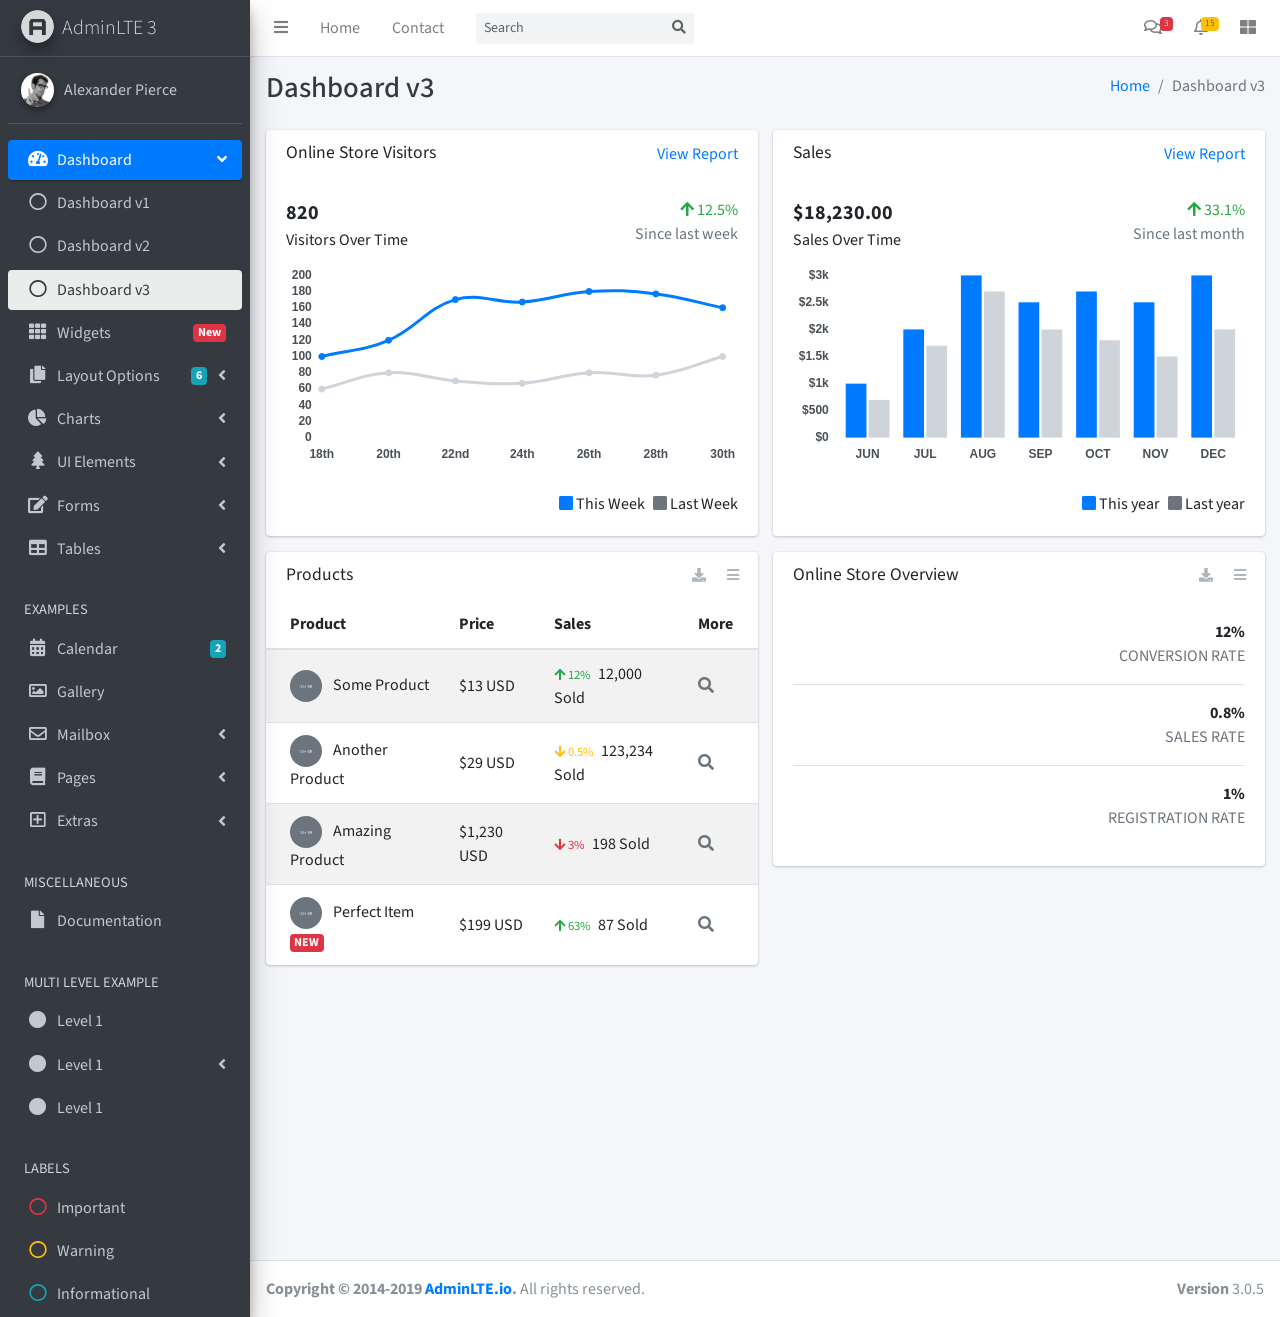
<file: index3.html>
<!DOCTYPE html>
<html lang="en">
<head>
  <meta charset="utf-8">
  <meta name="viewport" content="width=device-width, initial-scale=1">
  <meta http-equiv="x-ua-compatible" content="ie=edge">

  <title>AdminLTE 3 | Dashboard 3</title>

  <!-- Font Awesome Icons -->
  <link rel="stylesheet" href="plugins/fontawesome-free/css/all.min.css">
  <!-- IonIcons -->
  <link rel="stylesheet" href="http://code.ionicframework.com/ionicons/2.0.1/css/ionicons.min.css">
  <!-- Theme style -->
  <link rel="stylesheet" href="dist/css/adminlte.min.css">
  <!-- Google Font: Source Sans Pro -->
  <link href="https://fonts.googleapis.com/css?family=Source+Sans+Pro:300,400,400i,700" rel="stylesheet">
</head>
<!--
BODY TAG OPTIONS:
=================
Apply one or more of the following classes to to the body tag
to get the desired effect
|---------------------------------------------------------|
|LAYOUT OPTIONS | sidebar-collapse                        |
|               | sidebar-mini                            |
|---------------------------------------------------------|
-->
<body class="hold-transition sidebar-mini">
<div class="wrapper">
  <!-- Navbar -->
  <nav class="main-header navbar navbar-expand navbar-white navbar-light">
    <!-- Left navbar links -->
    <ul class="navbar-nav">
      <li class="nav-item">
        <a class="nav-link" data-widget="pushmenu" href="#" role="button"><i class="fas fa-bars"></i></a>
      </li>
      <li class="nav-item d-none d-sm-inline-block">
        <a href="index3.html" class="nav-link">Home</a>
      </li>
      <li class="nav-item d-none d-sm-inline-block">
        <a href="#" class="nav-link">Contact</a>
      </li>
    </ul>

    <!-- SEARCH FORM -->
    <form class="form-inline ml-3">
      <div class="input-group input-group-sm">
        <input class="form-control form-control-navbar" type="search" placeholder="Search" aria-label="Search">
        <div class="input-group-append">
          <button class="btn btn-navbar" type="submit">
            <i class="fas fa-search"></i>
          </button>
        </div>
      </div>
    </form>

    <!-- Right navbar links -->
    <ul class="navbar-nav ml-auto">
      <!-- Messages Dropdown Menu -->
      <li class="nav-item dropdown">
        <a class="nav-link" data-toggle="dropdown" href="#">
          <i class="far fa-comments"></i>
          <span class="badge badge-danger navbar-badge">3</span>
        </a>
        <div class="dropdown-menu dropdown-menu-lg dropdown-menu-right">
          <a href="#" class="dropdown-item">
            <!-- Message Start -->
            <div class="media">
              <img src="dist/img/user1-128x128.jpg" alt="User Avatar" class="img-size-50 mr-3 img-circle">
              <div class="media-body">
                <h3 class="dropdown-item-title">
                  Brad Diesel
                  <span class="float-right text-sm text-danger"><i class="fas fa-star"></i></span>
                </h3>
                <p class="text-sm">Call me whenever you can...</p>
                <p class="text-sm text-muted"><i class="far fa-clock mr-1"></i> 4 Hours Ago</p>
              </div>
            </div>
            <!-- Message End -->
          </a>
          <div class="dropdown-divider"></div>
          <a href="#" class="dropdown-item">
            <!-- Message Start -->
            <div class="media">
              <img src="dist/img/user8-128x128.jpg" alt="User Avatar" class="img-size-50 img-circle mr-3">
              <div class="media-body">
                <h3 class="dropdown-item-title">
                  John Pierce
                  <span class="float-right text-sm text-muted"><i class="fas fa-star"></i></span>
                </h3>
                <p class="text-sm">I got your message bro</p>
                <p class="text-sm text-muted"><i class="far fa-clock mr-1"></i> 4 Hours Ago</p>
              </div>
            </div>
            <!-- Message End -->
          </a>
          <div class="dropdown-divider"></div>
          <a href="#" class="dropdown-item">
            <!-- Message Start -->
            <div class="media">
              <img src="dist/img/user3-128x128.jpg" alt="User Avatar" class="img-size-50 img-circle mr-3">
              <div class="media-body">
                <h3 class="dropdown-item-title">
                  Nora Silvester
                  <span class="float-right text-sm text-warning"><i class="fas fa-star"></i></span>
                </h3>
                <p class="text-sm">The subject goes here</p>
                <p class="text-sm text-muted"><i class="far fa-clock mr-1"></i> 4 Hours Ago</p>
              </div>
            </div>
            <!-- Message End -->
          </a>
          <div class="dropdown-divider"></div>
          <a href="#" class="dropdown-item dropdown-footer">See All Messages</a>
        </div>
      </li>
      <!-- Notifications Dropdown Menu -->
      <li class="nav-item dropdown">
        <a class="nav-link" data-toggle="dropdown" href="#">
          <i class="far fa-bell"></i>
          <span class="badge badge-warning navbar-badge">15</span>
        </a>
        <div class="dropdown-menu dropdown-menu-lg dropdown-menu-right">
          <span class="dropdown-item dropdown-header">15 Notifications</span>
          <div class="dropdown-divider"></div>
          <a href="#" class="dropdown-item">
            <i class="fas fa-envelope mr-2"></i> 4 new messages
            <span class="float-right text-muted text-sm">3 mins</span>
          </a>
          <div class="dropdown-divider"></div>
          <a href="#" class="dropdown-item">
            <i class="fas fa-users mr-2"></i> 8 friend requests
            <span class="float-right text-muted text-sm">12 hours</span>
          </a>
          <div class="dropdown-divider"></div>
          <a href="#" class="dropdown-item">
            <i class="fas fa-file mr-2"></i> 3 new reports
            <span class="float-right text-muted text-sm">2 days</span>
          </a>
          <div class="dropdown-divider"></div>
          <a href="#" class="dropdown-item dropdown-footer">See All Notifications</a>
        </div>
      </li>
      <li class="nav-item">
        <a class="nav-link" data-widget="control-sidebar" data-slide="true" href="#" role="button"><i
            class="fas fa-th-large"></i></a>
      </li>
    </ul>
  </nav>
  <!-- /.navbar -->

  <!-- Main Sidebar Container -->
  <aside class="main-sidebar sidebar-dark-primary elevation-4">
    <!-- Brand Logo -->
    <a href="index3.html" class="brand-link">
      <img src="dist/img/AdminLTELogo.png" alt="AdminLTE Logo" class="brand-image img-circle elevation-3"
           style="opacity: .8">
      <span class="brand-text font-weight-light">AdminLTE 3</span>
    </a>

    <!-- Sidebar -->
    <div class="sidebar">
      <!-- Sidebar user panel (optional) -->
      <div class="user-panel mt-3 pb-3 mb-3 d-flex">
        <div class="image">
          <img src="dist/img/user2-160x160.jpg" class="img-circle elevation-2" alt="User Image">
        </div>
        <div class="info">
          <a href="#" class="d-block">Alexander Pierce</a>
        </div>
      </div>

      <!-- Sidebar Menu -->
      <nav class="mt-2">
        <ul class="nav nav-pills nav-sidebar flex-column" data-widget="treeview" role="menu" data-accordion="false">
          <!-- Add icons to the links using the .nav-icon class
               with font-awesome or any other icon font library -->
          <li class="nav-item has-treeview menu-open">
            <a href="#" class="nav-link active">
              <i class="nav-icon fas fa-tachometer-alt"></i>
              <p>
                Dashboard
                <i class="right fas fa-angle-left"></i>
              </p>
            </a>
            <ul class="nav nav-treeview">
              <li class="nav-item">
                <a href="./index.html" class="nav-link">
                  <i class="far fa-circle nav-icon"></i>
                  <p>Dashboard v1</p>
                </a>
              </li>
              <li class="nav-item">
                <a href="./index2.html" class="nav-link">
                  <i class="far fa-circle nav-icon"></i>
                  <p>Dashboard v2</p>
                </a>
              </li>
              <li class="nav-item">
                <a href="./index3.html" class="nav-link active">
                  <i class="far fa-circle nav-icon"></i>
                  <p>Dashboard v3</p>
                </a>
              </li>
            </ul>
          </li>
          <li class="nav-item">
            <a href="pages/widgets.html" class="nav-link">
              <i class="nav-icon fas fa-th"></i>
              <p>
                Widgets
                <span class="right badge badge-danger">New</span>
              </p>
            </a>
          </li>
          <li class="nav-item has-treeview">
            <a href="#" class="nav-link">
              <i class="nav-icon fas fa-copy"></i>
              <p>
                Layout Options
                <i class="fas fa-angle-left right"></i>
                <span class="badge badge-info right">6</span>
              </p>
            </a>
            <ul class="nav nav-treeview">
              <li class="nav-item">
                <a href="pages/layout/top-nav.html" class="nav-link">
                  <i class="far fa-circle nav-icon"></i>
                  <p>Top Navigation</p>
                </a>
              </li>
              <li class="nav-item">
                <a href="pages/layout/top-nav-sidebar.html" class="nav-link">
                  <i class="far fa-circle nav-icon"></i>
                  <p>Top Navigation + Sidebar</p>
                </a>
              </li>
              <li class="nav-item">
                <a href="pages/layout/boxed.html" class="nav-link">
                  <i class="far fa-circle nav-icon"></i>
                  <p>Boxed</p>
                </a>
              </li>
              <li class="nav-item">
                <a href="pages/layout/fixed-sidebar.html" class="nav-link">
                  <i class="far fa-circle nav-icon"></i>
                  <p>Fixed Sidebar</p>
                </a>
              </li>
              <li class="nav-item">
                <a href="pages/layout/fixed-topnav.html" class="nav-link">
                  <i class="far fa-circle nav-icon"></i>
                  <p>Fixed Navbar</p>
                </a>
              </li>
              <li class="nav-item">
                <a href="pages/layout/fixed-footer.html" class="nav-link">
                  <i class="far fa-circle nav-icon"></i>
                  <p>Fixed Footer</p>
                </a>
              </li>
              <li class="nav-item">
                <a href="pages/layout/collapsed-sidebar.html" class="nav-link">
                  <i class="far fa-circle nav-icon"></i>
                  <p>Collapsed Sidebar</p>
                </a>
              </li>
            </ul>
          </li>
          <li class="nav-item has-treeview">
            <a href="#" class="nav-link">
              <i class="nav-icon fas fa-chart-pie"></i>
              <p>
                Charts
                <i class="right fas fa-angle-left"></i>
              </p>
            </a>
            <ul class="nav nav-treeview">
              <li class="nav-item">
                <a href="pages/charts/chartjs.html" class="nav-link">
                  <i class="far fa-circle nav-icon"></i>
                  <p>ChartJS</p>
                </a>
              </li>
              <li class="nav-item">
                <a href="pages/charts/flot.html" class="nav-link">
                  <i class="far fa-circle nav-icon"></i>
                  <p>Flot</p>
                </a>
              </li>
              <li class="nav-item">
                <a href="pages/charts/inline.html" class="nav-link">
                  <i class="far fa-circle nav-icon"></i>
                  <p>Inline</p>
                </a>
              </li>
            </ul>
          </li>
          <li class="nav-item has-treeview">
            <a href="#" class="nav-link">
              <i class="nav-icon fas fa-tree"></i>
              <p>
                UI Elements
                <i class="fas fa-angle-left right"></i>
              </p>
            </a>
            <ul class="nav nav-treeview">
              <li class="nav-item">
                <a href="pages/UI/general.html" class="nav-link">
                  <i class="far fa-circle nav-icon"></i>
                  <p>General</p>
                </a>
              </li>
              <li class="nav-item">
                <a href="pages/UI/icons.html" class="nav-link">
                  <i class="far fa-circle nav-icon"></i>
                  <p>Icons</p>
                </a>
              </li>
              <li class="nav-item">
                <a href="pages/UI/buttons.html" class="nav-link">
                  <i class="far fa-circle nav-icon"></i>
                  <p>Buttons</p>
                </a>
              </li>
              <li class="nav-item">
                <a href="pages/UI/sliders.html" class="nav-link">
                  <i class="far fa-circle nav-icon"></i>
                  <p>Sliders</p>
                </a>
              </li>
              <li class="nav-item">
                <a href="pages/UI/modals.html" class="nav-link">
                  <i class="far fa-circle nav-icon"></i>
                  <p>Modals & Alerts</p>
                </a>
              </li>
              <li class="nav-item">
                <a href="pages/UI/navbar.html" class="nav-link">
                  <i class="far fa-circle nav-icon"></i>
                  <p>Navbar & Tabs</p>
                </a>
              </li>
              <li class="nav-item">
                <a href="pages/UI/timeline.html" class="nav-link">
                  <i class="far fa-circle nav-icon"></i>
                  <p>Timeline</p>
                </a>
              </li>
              <li class="nav-item">
                <a href="pages/UI/ribbons.html" class="nav-link">
                  <i class="far fa-circle nav-icon"></i>
                  <p>Ribbons</p>
                </a>
              </li>
            </ul>
          </li>
          <li class="nav-item has-treeview">
            <a href="#" class="nav-link">
              <i class="nav-icon fas fa-edit"></i>
              <p>
                Forms
                <i class="fas fa-angle-left right"></i>
              </p>
            </a>
            <ul class="nav nav-treeview">
              <li class="nav-item">
                <a href="pages/forms/general.html" class="nav-link">
                  <i class="far fa-circle nav-icon"></i>
                  <p>General Elements</p>
                </a>
              </li>
              <li class="nav-item">
                <a href="pages/forms/advanced.html" class="nav-link">
                  <i class="far fa-circle nav-icon"></i>
                  <p>Advanced Elements</p>
                </a>
              </li>
              <li class="nav-item">
                <a href="pages/forms/editors.html" class="nav-link">
                  <i class="far fa-circle nav-icon"></i>
                  <p>Editors</p>
                </a>
              </li>
              <li class="nav-item">
                <a href="pages/forms/validation.html" class="nav-link">
                  <i class="far fa-circle nav-icon"></i>
                  <p>Validation</p>
                </a>
              </li>
            </ul>
          </li>
          <li class="nav-item has-treeview">
            <a href="#" class="nav-link">
              <i class="nav-icon fas fa-table"></i>
              <p>
                Tables
                <i class="fas fa-angle-left right"></i>
              </p>
            </a>
            <ul class="nav nav-treeview">
              <li class="nav-item">
                <a href="pages/tables/simple.html" class="nav-link">
                  <i class="far fa-circle nav-icon"></i>
                  <p>Simple Tables</p>
                </a>
              </li>
              <li class="nav-item">
                <a href="pages/tables/data.html" class="nav-link">
                  <i class="far fa-circle nav-icon"></i>
                  <p>DataTables</p>
                </a>
              </li>
              <li class="nav-item">
                <a href="pages/tables/jsgrid.html" class="nav-link">
                  <i class="far fa-circle nav-icon"></i>
                  <p>jsGrid</p>
                </a>
              </li>
            </ul>
          </li>
          <li class="nav-header">EXAMPLES</li>
          <li class="nav-item">
            <a href="pages/calendar.html" class="nav-link">
              <i class="nav-icon fas fa-calendar-alt"></i>
              <p>
                Calendar
                <span class="badge badge-info right">2</span>
              </p>
            </a>
          </li>
          <li class="nav-item">
            <a href="pages/gallery.html" class="nav-link">
              <i class="nav-icon far fa-image"></i>
              <p>
                Gallery
              </p>
            </a>
          </li>
          <li class="nav-item has-treeview">
            <a href="#" class="nav-link">
              <i class="nav-icon far fa-envelope"></i>
              <p>
                Mailbox
                <i class="fas fa-angle-left right"></i>
              </p>
            </a>
            <ul class="nav nav-treeview">
              <li class="nav-item">
                <a href="pages/mailbox/mailbox.html" class="nav-link">
                  <i class="far fa-circle nav-icon"></i>
                  <p>Inbox</p>
                </a>
              </li>
              <li class="nav-item">
                <a href="pages/mailbox/compose.html" class="nav-link">
                  <i class="far fa-circle nav-icon"></i>
                  <p>Compose</p>
                </a>
              </li>
              <li class="nav-item">
                <a href="pages/mailbox/read-mail.html" class="nav-link">
                  <i class="far fa-circle nav-icon"></i>
                  <p>Read</p>
                </a>
              </li>
            </ul>
          </li>
          <li class="nav-item has-treeview">
            <a href="#" class="nav-link">
              <i class="nav-icon fas fa-book"></i>
              <p>
                Pages
                <i class="fas fa-angle-left right"></i>
              </p>
            </a>
            <ul class="nav nav-treeview">
              <li class="nav-item">
                <a href="pages/examples/invoice.html" class="nav-link">
                  <i class="far fa-circle nav-icon"></i>
                  <p>Invoice</p>
                </a>
              </li>
              <li class="nav-item">
                <a href="pages/examples/profile.html" class="nav-link">
                  <i class="far fa-circle nav-icon"></i>
                  <p>Profile</p>
                </a>
              </li>
              <li class="nav-item">
                <a href="pages/examples/e-commerce.html" class="nav-link">
                  <i class="far fa-circle nav-icon"></i>
                  <p>E-commerce</p>
                </a>
              </li>
              <li class="nav-item">
                <a href="pages/examples/projects.html" class="nav-link">
                  <i class="far fa-circle nav-icon"></i>
                  <p>Projects</p>
                </a>
              </li>
              <li class="nav-item">
                <a href="pages/examples/project-add.html" class="nav-link">
                  <i class="far fa-circle nav-icon"></i>
                  <p>Project Add</p>
                </a>
              </li>
              <li class="nav-item">
                <a href="pages/examples/project-edit.html" class="nav-link">
                  <i class="far fa-circle nav-icon"></i>
                  <p>Project Edit</p>
                </a>
              </li>
              <li class="nav-item">
                <a href="pages/examples/project-detail.html" class="nav-link">
                  <i class="far fa-circle nav-icon"></i>
                  <p>Project Detail</p>
                </a>
              </li>
              <li class="nav-item">
                <a href="pages/examples/contacts.html" class="nav-link">
                  <i class="far fa-circle nav-icon"></i>
                  <p>Contacts</p>
                </a>
              </li>
            </ul>
          </li>
          <li class="nav-item has-treeview">
            <a href="#" class="nav-link">
              <i class="nav-icon far fa-plus-square"></i>
              <p>
                Extras
                <i class="fas fa-angle-left right"></i>
              </p>
            </a>
            <ul class="nav nav-treeview">
              <li class="nav-item">
                <a href="pages/examples/login.html" class="nav-link">
                  <i class="far fa-circle nav-icon"></i>
                  <p>Login</p>
                </a>
              </li>
              <li class="nav-item">
                <a href="pages/examples/register.html" class="nav-link">
                  <i class="far fa-circle nav-icon"></i>
                  <p>Register</p>
                </a>
              </li>
              <li class="nav-item">
                <a href="pages/examples/forgot-password.html" class="nav-link">
                  <i class="far fa-circle nav-icon"></i>
                  <p>Forgot Password</p>
                </a>
              </li>
              <li class="nav-item">
                <a href="pages/examples/recover-password.html" class="nav-link">
                  <i class="far fa-circle nav-icon"></i>
                  <p>Recover Password</p>
                </a>
              </li>
              <li class="nav-item">
                <a href="pages/examples/lockscreen.html" class="nav-link">
                  <i class="far fa-circle nav-icon"></i>
                  <p>Lockscreen</p>
                </a>
              </li>
              <li class="nav-item">
                <a href="pages/examples/legacy-user-menu.html" class="nav-link">
                  <i class="far fa-circle nav-icon"></i>
                  <p>Legacy User Menu</p>
                </a>
              </li>
              <li class="nav-item">
                <a href="pages/examples/language-menu.html" class="nav-link">
                  <i class="far fa-circle nav-icon"></i>
                  <p>Language Menu</p>
                </a>
              </li>
              <li class="nav-item">
                <a href="pages/examples/404.html" class="nav-link">
                  <i class="far fa-circle nav-icon"></i>
                  <p>Error 404</p>
                </a>
              </li>
              <li class="nav-item">
                <a href="pages/examples/500.html" class="nav-link">
                  <i class="far fa-circle nav-icon"></i>
                  <p>Error 500</p>
                </a>
              </li>
              <li class="nav-item">
                <a href="pages/examples/pace.html" class="nav-link">
                  <i class="far fa-circle nav-icon"></i>
                  <p>Pace</p>
                </a>
              </li>
              <li class="nav-item">
                <a href="pages/examples/blank.html" class="nav-link">
                  <i class="far fa-circle nav-icon"></i>
                  <p>Blank Page</p>
                </a>
              </li>
              <li class="nav-item">
                <a href="starter.html" class="nav-link">
                  <i class="far fa-circle nav-icon"></i>
                  <p>Starter Page</p>
                </a>
              </li>
            </ul>
          </li>
          <li class="nav-header">MISCELLANEOUS</li>
          <li class="nav-item">
            <a href="https://adminlte.io/docs/3.0" class="nav-link">
              <i class="nav-icon fas fa-file"></i>
              <p>Documentation</p>
            </a>
          </li>
          <li class="nav-header">MULTI LEVEL EXAMPLE</li>
          <li class="nav-item">
            <a href="#" class="nav-link">
              <i class="fas fa-circle nav-icon"></i>
              <p>Level 1</p>
            </a>
          </li>
          <li class="nav-item has-treeview">
            <a href="#" class="nav-link">
              <i class="nav-icon fas fa-circle"></i>
              <p>
                Level 1
                <i class="right fas fa-angle-left"></i>
              </p>
            </a>
            <ul class="nav nav-treeview">
              <li class="nav-item">
                <a href="#" class="nav-link">
                  <i class="far fa-circle nav-icon"></i>
                  <p>Level 2</p>
                </a>
              </li>
              <li class="nav-item has-treeview">
                <a href="#" class="nav-link">
                  <i class="far fa-circle nav-icon"></i>
                  <p>
                    Level 2
                    <i class="right fas fa-angle-left"></i>
                  </p>
                </a>
                <ul class="nav nav-treeview">
                  <li class="nav-item">
                    <a href="#" class="nav-link">
                      <i class="far fa-dot-circle nav-icon"></i>
                      <p>Level 3</p>
                    </a>
                  </li>
                  <li class="nav-item">
                    <a href="#" class="nav-link">
                      <i class="far fa-dot-circle nav-icon"></i>
                      <p>Level 3</p>
                    </a>
                  </li>
                  <li class="nav-item">
                    <a href="#" class="nav-link">
                      <i class="far fa-dot-circle nav-icon"></i>
                      <p>Level 3</p>
                    </a>
                  </li>
                </ul>
              </li>
              <li class="nav-item">
                <a href="#" class="nav-link">
                  <i class="far fa-circle nav-icon"></i>
                  <p>Level 2</p>
                </a>
              </li>
            </ul>
          </li>
          <li class="nav-item">
            <a href="#" class="nav-link">
              <i class="fas fa-circle nav-icon"></i>
              <p>Level 1</p>
            </a>
          </li>
          <li class="nav-header">LABELS</li>
          <li class="nav-item">
            <a href="#" class="nav-link">
              <i class="nav-icon far fa-circle text-danger"></i>
              <p class="text">Important</p>
            </a>
          </li>
          <li class="nav-item">
            <a href="#" class="nav-link">
              <i class="nav-icon far fa-circle text-warning"></i>
              <p>Warning</p>
            </a>
          </li>
          <li class="nav-item">
            <a href="#" class="nav-link">
              <i class="nav-icon far fa-circle text-info"></i>
              <p>Informational</p>
            </a>
          </li>
        </ul>
      </nav>
      <!-- /.sidebar-menu -->
    </div>
    <!-- /.sidebar -->
  </aside>

  <!-- Content Wrapper. Contains page content -->
  <div class="content-wrapper">
    <!-- Content Header (Page header) -->
    <div class="content-header">
      <div class="container-fluid">
        <div class="row mb-2">
          <div class="col-sm-6">
            <h1 class="m-0 text-dark">Dashboard v3</h1>
          </div><!-- /.col -->
          <div class="col-sm-6">
            <ol class="breadcrumb float-sm-right">
              <li class="breadcrumb-item"><a href="#">Home</a></li>
              <li class="breadcrumb-item active">Dashboard v3</li>
            </ol>
          </div><!-- /.col -->
        </div><!-- /.row -->
      </div><!-- /.container-fluid -->
    </div>
    <!-- /.content-header -->

    <!-- Main content -->
    <div class="content">
      <div class="container-fluid">
        <div class="row">
          <div class="col-lg-6">
            <div class="card">
              <div class="card-header border-0">
                <div class="d-flex justify-content-between">
                  <h3 class="card-title">Online Store Visitors</h3>
                  <a href="javascript:void(0);">View Report</a>
                </div>
              </div>
              <div class="card-body">
                <div class="d-flex">
                  <p class="d-flex flex-column">
                    <span class="text-bold text-lg">820</span>
                    <span>Visitors Over Time</span>
                  </p>
                  <p class="ml-auto d-flex flex-column text-right">
                    <span class="text-success">
                      <i class="fas fa-arrow-up"></i> 12.5%
                    </span>
                    <span class="text-muted">Since last week</span>
                  </p>
                </div>
                <!-- /.d-flex -->

                <div class="position-relative mb-4">
                  <canvas id="visitors-chart" height="200"></canvas>
                </div>

                <div class="d-flex flex-row justify-content-end">
                  <span class="mr-2">
                    <i class="fas fa-square text-primary"></i> This Week
                  </span>

                  <span>
                    <i class="fas fa-square text-gray"></i> Last Week
                  </span>
                </div>
              </div>
            </div>
            <!-- /.card -->

            <div class="card">
              <div class="card-header border-0">
                <h3 class="card-title">Products</h3>
                <div class="card-tools">
                  <a href="#" class="btn btn-tool btn-sm">
                    <i class="fas fa-download"></i>
                  </a>
                  <a href="#" class="btn btn-tool btn-sm">
                    <i class="fas fa-bars"></i>
                  </a>
                </div>
              </div>
              <div class="card-body table-responsive p-0">
                <table class="table table-striped table-valign-middle">
                  <thead>
                  <tr>
                    <th>Product</th>
                    <th>Price</th>
                    <th>Sales</th>
                    <th>More</th>
                  </tr>
                  </thead>
                  <tbody>
                  <tr>
                    <td>
                      <img src="dist/img/default-150x150.png" alt="Product 1" class="img-circle img-size-32 mr-2">
                      Some Product
                    </td>
                    <td>$13 USD</td>
                    <td>
                      <small class="text-success mr-1">
                        <i class="fas fa-arrow-up"></i>
                        12%
                      </small>
                      12,000 Sold
                    </td>
                    <td>
                      <a href="#" class="text-muted">
                        <i class="fas fa-search"></i>
                      </a>
                    </td>
                  </tr>
                  <tr>
                    <td>
                      <img src="dist/img/default-150x150.png" alt="Product 1" class="img-circle img-size-32 mr-2">
                      Another Product
                    </td>
                    <td>$29 USD</td>
                    <td>
                      <small class="text-warning mr-1">
                        <i class="fas fa-arrow-down"></i>
                        0.5%
                      </small>
                      123,234 Sold
                    </td>
                    <td>
                      <a href="#" class="text-muted">
                        <i class="fas fa-search"></i>
                      </a>
                    </td>
                  </tr>
                  <tr>
                    <td>
                      <img src="dist/img/default-150x150.png" alt="Product 1" class="img-circle img-size-32 mr-2">
                      Amazing Product
                    </td>
                    <td>$1,230 USD</td>
                    <td>
                      <small class="text-danger mr-1">
                        <i class="fas fa-arrow-down"></i>
                        3%
                      </small>
                      198 Sold
                    </td>
                    <td>
                      <a href="#" class="text-muted">
                        <i class="fas fa-search"></i>
                      </a>
                    </td>
                  </tr>
                  <tr>
                    <td>
                      <img src="dist/img/default-150x150.png" alt="Product 1" class="img-circle img-size-32 mr-2">
                      Perfect Item
                      <span class="badge bg-danger">NEW</span>
                    </td>
                    <td>$199 USD</td>
                    <td>
                      <small class="text-success mr-1">
                        <i class="fas fa-arrow-up"></i>
                        63%
                      </small>
                      87 Sold
                    </td>
                    <td>
                      <a href="#" class="text-muted">
                        <i class="fas fa-search"></i>
                      </a>
                    </td>
                  </tr>
                  </tbody>
                </table>
              </div>
            </div>
            <!-- /.card -->
          </div>
          <!-- /.col-md-6 -->
          <div class="col-lg-6">
            <div class="card">
              <div class="card-header border-0">
                <div class="d-flex justify-content-between">
                  <h3 class="card-title">Sales</h3>
                  <a href="javascript:void(0);">View Report</a>
                </div>
              </div>
              <div class="card-body">
                <div class="d-flex">
                  <p class="d-flex flex-column">
                    <span class="text-bold text-lg">$18,230.00</span>
                    <span>Sales Over Time</span>
                  </p>
                  <p class="ml-auto d-flex flex-column text-right">
                    <span class="text-success">
                      <i class="fas fa-arrow-up"></i> 33.1%
                    </span>
                    <span class="text-muted">Since last month</span>
                  </p>
                </div>
                <!-- /.d-flex -->

                <div class="position-relative mb-4">
                  <canvas id="sales-chart" height="200"></canvas>
                </div>

                <div class="d-flex flex-row justify-content-end">
                  <span class="mr-2">
                    <i class="fas fa-square text-primary"></i> This year
                  </span>

                  <span>
                    <i class="fas fa-square text-gray"></i> Last year
                  </span>
                </div>
              </div>
            </div>
            <!-- /.card -->

            <div class="card">
              <div class="card-header border-0">
                <h3 class="card-title">Online Store Overview</h3>
                <div class="card-tools">
                  <a href="#" class="btn btn-sm btn-tool">
                    <i class="fas fa-download"></i>
                  </a>
                  <a href="#" class="btn btn-sm btn-tool">
                    <i class="fas fa-bars"></i>
                  </a>
                </div>
              </div>
              <div class="card-body">
                <div class="d-flex justify-content-between align-items-center border-bottom mb-3">
                  <p class="text-success text-xl">
                    <i class="ion ion-ios-refresh-empty"></i>
                  </p>
                  <p class="d-flex flex-column text-right">
                    <span class="font-weight-bold">
                      <i class="ion ion-android-arrow-up text-success"></i> 12%
                    </span>
                    <span class="text-muted">CONVERSION RATE</span>
                  </p>
                </div>
                <!-- /.d-flex -->
                <div class="d-flex justify-content-between align-items-center border-bottom mb-3">
                  <p class="text-warning text-xl">
                    <i class="ion ion-ios-cart-outline"></i>
                  </p>
                  <p class="d-flex flex-column text-right">
                    <span class="font-weight-bold">
                      <i class="ion ion-android-arrow-up text-warning"></i> 0.8%
                    </span>
                    <span class="text-muted">SALES RATE</span>
                  </p>
                </div>
                <!-- /.d-flex -->
                <div class="d-flex justify-content-between align-items-center mb-0">
                  <p class="text-danger text-xl">
                    <i class="ion ion-ios-people-outline"></i>
                  </p>
                  <p class="d-flex flex-column text-right">
                    <span class="font-weight-bold">
                      <i class="ion ion-android-arrow-down text-danger"></i> 1%
                    </span>
                    <span class="text-muted">REGISTRATION RATE</span>
                  </p>
                </div>
                <!-- /.d-flex -->
              </div>
            </div>
          </div>
          <!-- /.col-md-6 -->
        </div>
        <!-- /.row -->
      </div>
      <!-- /.container-fluid -->
    </div>
    <!-- /.content -->
  </div>
  <!-- /.content-wrapper -->

  <!-- Control Sidebar -->
  <aside class="control-sidebar control-sidebar-dark">
    <!-- Control sidebar content goes here -->
  </aside>
  <!-- /.control-sidebar -->

  <!-- Main Footer -->
  <footer class="main-footer">
    <strong>Copyright &copy; 2014-2019 <a href="http://adminlte.io">AdminLTE.io</a>.</strong>
    All rights reserved.
    <div class="float-right d-none d-sm-inline-block">
      <b>Version</b> 3.0.5
    </div>
  </footer>
</div>
<!-- ./wrapper -->

<!-- REQUIRED SCRIPTS -->

<!-- jQuery -->
<script src="plugins/jquery/jquery.min.js"></script>
<!-- Bootstrap -->
<script src="plugins/bootstrap/js/bootstrap.bundle.min.js"></script>
<!-- AdminLTE -->
<script src="dist/js/adminlte.js"></script>

<!-- OPTIONAL SCRIPTS -->
<script src="plugins/chart.js/Chart.min.js"></script>
<script src="dist/js/demo.js"></script>
<script src="dist/js/pages/dashboard3.js"></script>
</body>
</html>
</file>
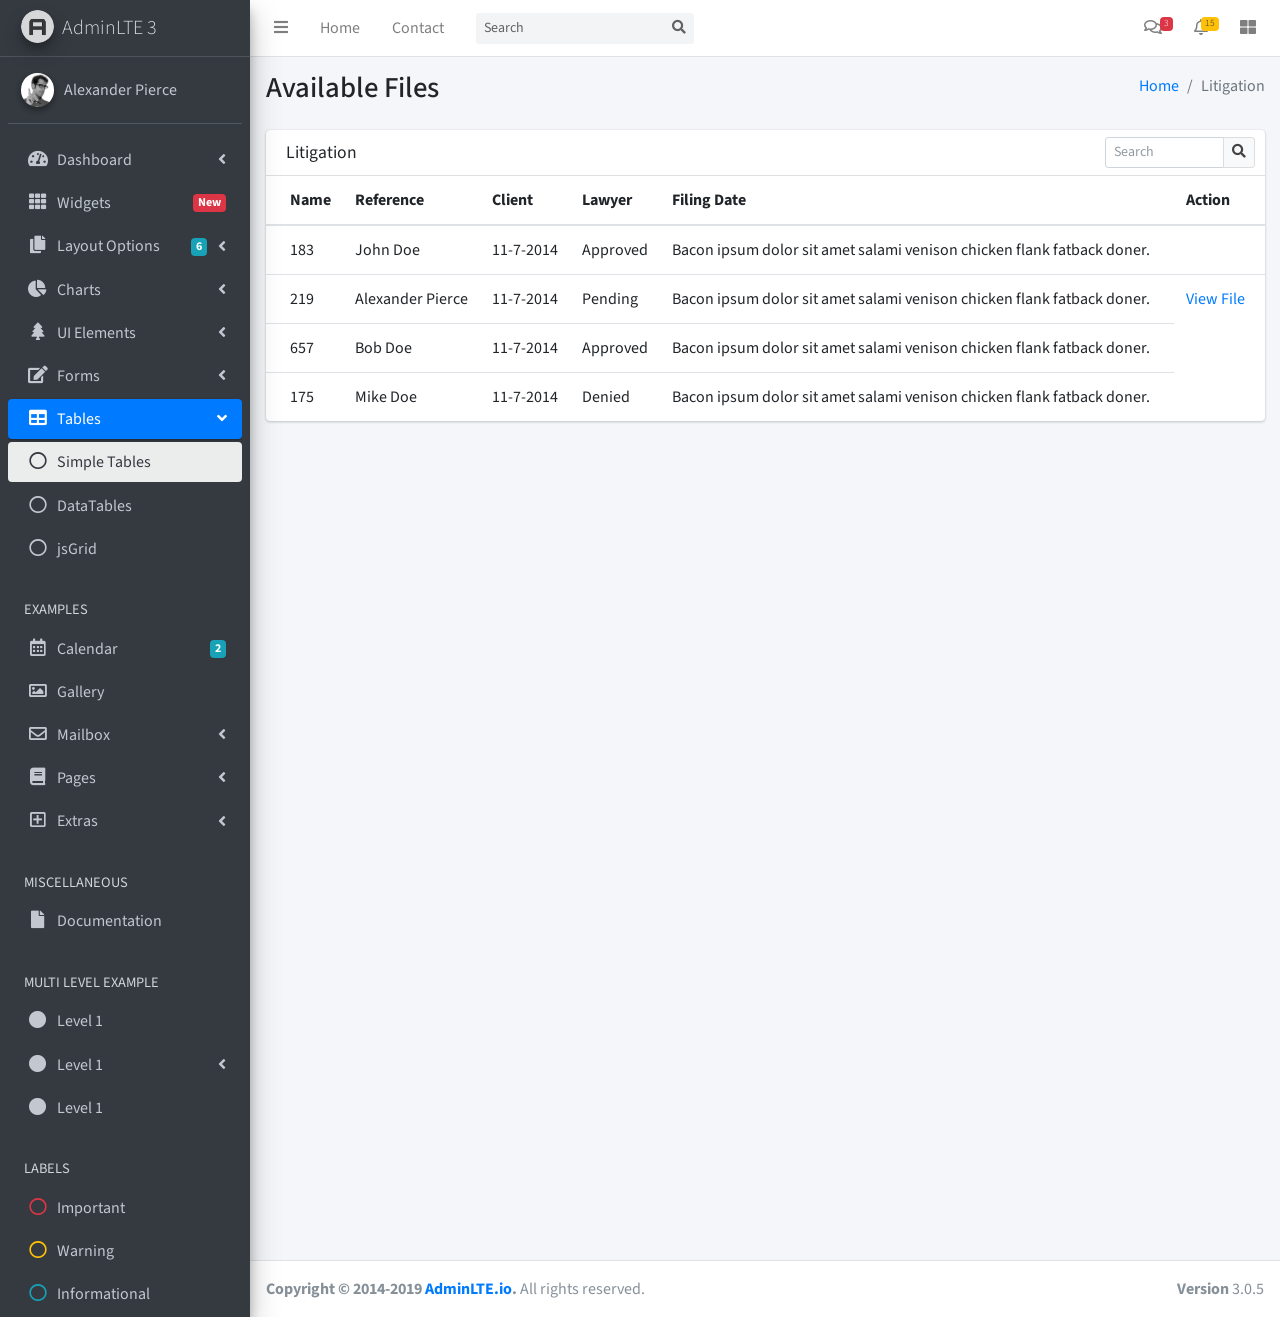
<file: s.html>
<!DOCTYPE html>
<html>
<head>
  <meta charset="utf-8">
  <meta http-equiv="X-UA-Compatible" content="IE=edge">
  <title>AdminLTE 3 | Simple Tables</title>
  <!-- Tell the browser to be responsive to screen width -->
  <meta name="viewport" content="width=device-width, initial-scale=1">
  <!-- Font Awesome -->
  <link rel="stylesheet" href="../../plugins/fontawesome-free/css/all.min.css">
  <!-- Ionicons -->
  <link rel="stylesheet" href="https://code.ionicframework.com/ionicons/2.0.1/css/ionicons.min.css">
  <!-- Theme style -->
  <link rel="stylesheet" href="../../dist/css/adminlte.min.css">
  <!-- Google Font: Source Sans Pro -->
  <link href="https://fonts.googleapis.com/css?family=Source+Sans+Pro:300,400,400i,700" rel="stylesheet">
</head>
<body class="hold-transition sidebar-mini">
<div class="wrapper">
  <!-- Navbar -->
  <nav class="main-header navbar navbar-expand navbar-white navbar-light">
    <!-- Left navbar links -->
    <ul class="navbar-nav">
      <li class="nav-item">
        <a class="nav-link" data-widget="pushmenu" href="#" role="button"><i class="fas fa-bars"></i></a>
      </li>
      <li class="nav-item d-none d-sm-inline-block">
        <a href="../../index3.html" class="nav-link">Home</a>
      </li>
      <li class="nav-item d-none d-sm-inline-block">
        <a href="#" class="nav-link">Contact</a>
      </li>
    </ul>

    <!-- SEARCH FORM -->
    <form class="form-inline ml-3">
      <div class="input-group input-group-sm">
        <input class="form-control form-control-navbar" type="search" placeholder="Search" aria-label="Search">
        <div class="input-group-append">
          <button class="btn btn-navbar" type="submit">
            <i class="fas fa-search"></i>
          </button>
        </div>
      </div>
    </form>

    <!-- Right navbar links -->
    <ul class="navbar-nav ml-auto">
      <!-- Messages Dropdown Menu -->
      <li class="nav-item dropdown">
        <a class="nav-link" data-toggle="dropdown" href="#">
          <i class="far fa-comments"></i>
          <span class="badge badge-danger navbar-badge">3</span>
        </a>
        <div class="dropdown-menu dropdown-menu-lg dropdown-menu-right">
          <a href="#" class="dropdown-item">
            <!-- Message Start -->
            <div class="media">
              <img src="../../dist/img/user1-128x128.jpg" alt="User Avatar" class="img-size-50 mr-3 img-circle">
              <div class="media-body">
                <h3 class="dropdown-item-title">
                  Brad Diesel
                  <span class="float-right text-sm text-danger"><i class="fas fa-star"></i></span>
                </h3>
                <p class="text-sm">Call me whenever you can...</p>
                <p class="text-sm text-muted"><i class="far fa-clock mr-1"></i> 4 Hours Ago</p>
              </div>
            </div>
            <!-- Message End -->
          </a>
          <div class="dropdown-divider"></div>
          <a href="#" class="dropdown-item">
            <!-- Message Start -->
            <div class="media">
              <img src="../../dist/img/user8-128x128.jpg" alt="User Avatar" class="img-size-50 img-circle mr-3">
              <div class="media-body">
                <h3 class="dropdown-item-title">
                  John Pierce
                  <span class="float-right text-sm text-muted"><i class="fas fa-star"></i></span>
                </h3>
                <p class="text-sm">I got your message bro</p>
                <p class="text-sm text-muted"><i class="far fa-clock mr-1"></i> 4 Hours Ago</p>
              </div>
            </div>
            <!-- Message End -->
          </a>
          <div class="dropdown-divider"></div>
          <a href="#" class="dropdown-item">
            <!-- Message Start -->
            <div class="media">
              <img src="../../dist/img/user3-128x128.jpg" alt="User Avatar" class="img-size-50 img-circle mr-3">
              <div class="media-body">
                <h3 class="dropdown-item-title">
                  Nora Silvester
                  <span class="float-right text-sm text-warning"><i class="fas fa-star"></i></span>
                </h3>
                <p class="text-sm">The subject goes here</p>
                <p class="text-sm text-muted"><i class="far fa-clock mr-1"></i> 4 Hours Ago</p>
              </div>
            </div>
            <!-- Message End -->
          </a>
          <div class="dropdown-divider"></div>
          <a href="#" class="dropdown-item dropdown-footer">See All Messages</a>
        </div>
      </li>
      <!-- Notifications Dropdown Menu -->
      <li class="nav-item dropdown">
        <a class="nav-link" data-toggle="dropdown" href="#">
          <i class="far fa-bell"></i>
          <span class="badge badge-warning navbar-badge">15</span>
        </a>
        <div class="dropdown-menu dropdown-menu-lg dropdown-menu-right">
          <span class="dropdown-item dropdown-header">15 Notifications</span>
          <div class="dropdown-divider"></div>
          <a href="#" class="dropdown-item">
            <i class="fas fa-envelope mr-2"></i> 4 new messages
            <span class="float-right text-muted text-sm">3 mins</span>
          </a>
          <div class="dropdown-divider"></div>
          <a href="#" class="dropdown-item">
            <i class="fas fa-users mr-2"></i> 8 friend requests
            <span class="float-right text-muted text-sm">12 hours</span>
          </a>
          <div class="dropdown-divider"></div>
          <a href="#" class="dropdown-item">
            <i class="fas fa-file mr-2"></i> 3 new reports
            <span class="float-right text-muted text-sm">2 days</span>
          </a>
          <div class="dropdown-divider"></div>
          <a href="#" class="dropdown-item dropdown-footer">See All Notifications</a>
        </div>
      </li>
      <li class="nav-item">
        <a class="nav-link" data-widget="control-sidebar" data-slide="true" href="#" role="button">
          <i class="fas fa-th-large"></i>
        </a>
      </li>
    </ul>
  </nav>
  <!-- /.navbar -->

  <!-- Main Sidebar Container -->
  <aside class="main-sidebar sidebar-dark-primary elevation-4">
    <!-- Brand Logo -->
    <a href="../../index3.html" class="brand-link">
      <img src="../../dist/img/AdminLTELogo.png"
           alt="AdminLTE Logo"
           class="brand-image img-circle elevation-3"
           style="opacity: .8">
      <span class="brand-text font-weight-light">AdminLTE 3</span>
    </a>

    <!-- Sidebar -->
    <div class="sidebar">
      <!-- Sidebar user (optional) -->
      <div class="user-panel mt-3 pb-3 mb-3 d-flex">
        <div class="image">
          <img src="../../dist/img/user2-160x160.jpg" class="img-circle elevation-2" alt="User Image">
        </div>
        <div class="info">
          <a href="#" class="d-block">Alexander Pierce</a>
        </div>
      </div>

      <!-- Sidebar Menu -->
      <nav class="mt-2">
        <ul class="nav nav-pills nav-sidebar flex-column" data-widget="treeview" role="menu" data-accordion="false">
          <!-- Add icons to the links using the .nav-icon class
               with font-awesome or any other icon font library -->
          <li class="nav-item has-treeview">
            <a href="#" class="nav-link">
              <i class="nav-icon fas fa-tachometer-alt"></i>
              <p>
                Dashboard
                <i class="right fas fa-angle-left"></i>
              </p>
            </a>
            <ul class="nav nav-treeview">
              <li class="nav-item">
                <a href="../../index.html" class="nav-link">
                  <i class="far fa-circle nav-icon"></i>
                  <p>Dashboard v1</p>
                </a>
              </li>
              <li class="nav-item">
                <a href="../../index2.html" class="nav-link">
                  <i class="far fa-circle nav-icon"></i>
                  <p>Dashboard v2</p>
                </a>
              </li>
              <li class="nav-item">
                <a href="../../index3.html" class="nav-link">
                  <i class="far fa-circle nav-icon"></i>
                  <p>Dashboard v3</p>
                </a>
              </li>
            </ul>
          </li>
          <li class="nav-item">
            <a href="../widgets.html" class="nav-link">
              <i class="nav-icon fas fa-th"></i>
              <p>
                Widgets
                <span class="right badge badge-danger">New</span>
              </p>
            </a>
          </li>
          <li class="nav-item has-treeview">
            <a href="#" class="nav-link">
              <i class="nav-icon fas fa-copy"></i>
              <p>
                Layout Options
                <i class="fas fa-angle-left right"></i>
                <span class="badge badge-info right">6</span>
              </p>
            </a>
            <ul class="nav nav-treeview">
              <li class="nav-item">
                <a href="../layout/top-nav.html" class="nav-link">
                  <i class="far fa-circle nav-icon"></i>
                  <p>Top Navigation</p>
                </a>
              </li>
              <li class="nav-item">
                <a href="../layout/top-nav-sidebar.html" class="nav-link">
                  <i class="far fa-circle nav-icon"></i>
                  <p>Top Navigation + Sidebar</p>
                </a>
              </li>
              <li class="nav-item">
                <a href="../layout/boxed.html" class="nav-link">
                  <i class="far fa-circle nav-icon"></i>
                  <p>Boxed</p>
                </a>
              </li>
              <li class="nav-item">
                <a href="../layout/fixed-sidebar.html" class="nav-link">
                  <i class="far fa-circle nav-icon"></i>
                  <p>Fixed Sidebar</p>
                </a>
              </li>
              <li class="nav-item">
                <a href="../layout/fixed-topnav.html" class="nav-link">
                  <i class="far fa-circle nav-icon"></i>
                  <p>Fixed Navbar</p>
                </a>
              </li>
              <li class="nav-item">
                <a href="../layout/fixed-footer.html" class="nav-link">
                  <i class="far fa-circle nav-icon"></i>
                  <p>Fixed Footer</p>
                </a>
              </li>
              <li class="nav-item">
                <a href="../layout/collapsed-sidebar.html" class="nav-link">
                  <i class="far fa-circle nav-icon"></i>
                  <p>Collapsed Sidebar</p>
                </a>
              </li>
            </ul>
          </li>
          <li class="nav-item has-treeview">
            <a href="#" class="nav-link">
              <i class="nav-icon fas fa-chart-pie"></i>
              <p>
                Charts
                <i class="right fas fa-angle-left"></i>
              </p>
            </a>
            <ul class="nav nav-treeview">
              <li class="nav-item">
                <a href="../charts/chartjs.html" class="nav-link">
                  <i class="far fa-circle nav-icon"></i>
                  <p>ChartJS</p>
                </a>
              </li>
              <li class="nav-item">
                <a href="../charts/flot.html" class="nav-link">
                  <i class="far fa-circle nav-icon"></i>
                  <p>Flot</p>
                </a>
              </li>
              <li class="nav-item">
                <a href="../charts/inline.html" class="nav-link">
                  <i class="far fa-circle nav-icon"></i>
                  <p>Inline</p>
                </a>
              </li>
            </ul>
          </li>
          <li class="nav-item has-treeview">
            <a href="#" class="nav-link">
              <i class="nav-icon fas fa-tree"></i>
              <p>
                UI Elements
                <i class="fas fa-angle-left right"></i>
              </p>
            </a>
            <ul class="nav nav-treeview">
              <li class="nav-item">
                <a href="../UI/general.html" class="nav-link">
                  <i class="far fa-circle nav-icon"></i>
                  <p>General</p>
                </a>
              </li>
              <li class="nav-item">
                <a href="../UI/icons.html" class="nav-link">
                  <i class="far fa-circle nav-icon"></i>
                  <p>Icons</p>
                </a>
              </li>
              <li class="nav-item">
                <a href="../UI/buttons.html" class="nav-link">
                  <i class="far fa-circle nav-icon"></i>
                  <p>Buttons</p>
                </a>
              </li>
              <li class="nav-item">
                <a href="../UI/sliders.html" class="nav-link">
                  <i class="far fa-circle nav-icon"></i>
                  <p>Sliders</p>
                </a>
              </li>
              <li class="nav-item">
                <a href="../UI/modals.html" class="nav-link">
                  <i class="far fa-circle nav-icon"></i>
                  <p>Modals & Alerts</p>
                </a>
              </li>
              <li class="nav-item">
                <a href="../UI/navbar.html" class="nav-link">
                  <i class="far fa-circle nav-icon"></i>
                  <p>Navbar & Tabs</p>
                </a>
              </li>
              <li class="nav-item">
                <a href="../UI/timeline.html" class="nav-link">
                  <i class="far fa-circle nav-icon"></i>
                  <p>Timeline</p>
                </a>
              </li>
              <li class="nav-item">
                <a href="../UI/ribbons.html" class="nav-link">
                  <i class="far fa-circle nav-icon"></i>
                  <p>Ribbons</p>
                </a>
              </li>
            </ul>
          </li>
          <li class="nav-item has-treeview">
            <a href="#" class="nav-link">
              <i class="nav-icon fas fa-edit"></i>
              <p>
                Forms
                <i class="fas fa-angle-left right"></i>
              </p>
            </a>
            <ul class="nav nav-treeview">
              <li class="nav-item">
                <a href="../forms/general.html" class="nav-link">
                  <i class="far fa-circle nav-icon"></i>
                  <p>General Elements</p>
                </a>
              </li>
              <li class="nav-item">
                <a href="../forms/advanced.html" class="nav-link">
                  <i class="far fa-circle nav-icon"></i>
                  <p>Advanced Elements</p>
                </a>
              </li>
              <li class="nav-item">
                <a href="../forms/editors.html" class="nav-link">
                  <i class="far fa-circle nav-icon"></i>
                  <p>Editors</p>
                </a>
              </li>
              <li class="nav-item">
                <a href="../forms/validation.html" class="nav-link">
                  <i class="far fa-circle nav-icon"></i>
                  <p>Validation</p>
                </a>
              </li>
            </ul>
          </li>
          <li class="nav-item has-treeview menu-open">
            <a href="#" class="nav-link active">
              <i class="nav-icon fas fa-table"></i>
              <p>
                Tables
                <i class="fas fa-angle-left right"></i>
              </p>
            </a>
            <ul class="nav nav-treeview">
              <li class="nav-item">
                <a href="../tables/simple.html" class="nav-link active">
                  <i class="far fa-circle nav-icon"></i>
                  <p>Simple Tables</p>
                </a>
              </li>
              <li class="nav-item">
                <a href="../tables/data.html" class="nav-link">
                  <i class="far fa-circle nav-icon"></i>
                  <p>DataTables</p>
                </a>
              </li>
              <li class="nav-item">
                <a href="../tables/jsgrid.html" class="nav-link">
                  <i class="far fa-circle nav-icon"></i>
                  <p>jsGrid</p>
                </a>
              </li>
            </ul>
          </li>
          <li class="nav-header">EXAMPLES</li>
          <li class="nav-item">
            <a href="../calendar.html" class="nav-link">
              <i class="nav-icon far fa-calendar-alt"></i>
              <p>
                Calendar
                <span class="badge badge-info right">2</span>
              </p>
            </a>
          </li>
          <li class="nav-item">
            <a href="../gallery.html" class="nav-link">
              <i class="nav-icon far fa-image"></i>
              <p>
                Gallery
              </p>
            </a>
          </li>
          <li class="nav-item has-treeview">
            <a href="#" class="nav-link">
              <i class="nav-icon far fa-envelope"></i>
              <p>
                Mailbox
                <i class="fas fa-angle-left right"></i>
              </p>
            </a>
            <ul class="nav nav-treeview">
              <li class="nav-item">
                <a href="../mailbox/mailbox.html" class="nav-link">
                  <i class="far fa-circle nav-icon"></i>
                  <p>Inbox</p>
                </a>
              </li>
              <li class="nav-item">
                <a href="../mailbox/compose.html" class="nav-link">
                  <i class="far fa-circle nav-icon"></i>
                  <p>Compose</p>
                </a>
              </li>
              <li class="nav-item">
                <a href="../mailbox/read-mail.html" class="nav-link">
                  <i class="far fa-circle nav-icon"></i>
                  <p>Read</p>
                </a>
              </li>
            </ul>
          </li>
          <li class="nav-item has-treeview">
            <a href="#" class="nav-link">
              <i class="nav-icon fas fa-book"></i>
              <p>
                Pages
                <i class="fas fa-angle-left right"></i>
              </p>
            </a>
            <ul class="nav nav-treeview">
              <li class="nav-item">
                <a href="../examples/invoice.html" class="nav-link">
                  <i class="far fa-circle nav-icon"></i>
                  <p>Invoice</p>
                </a>
              </li>
              <li class="nav-item">
                <a href="../examples/profile.html" class="nav-link">
                  <i class="far fa-circle nav-icon"></i>
                  <p>Profile</p>
                </a>
              </li>
              <li class="nav-item">
                <a href="../examples/e-commerce.html" class="nav-link">
                  <i class="far fa-circle nav-icon"></i>
                  <p>E-commerce</p>
                </a>
              </li>
              <li class="nav-item">
                <a href="../examples/projects.html" class="nav-link">
                  <i class="far fa-circle nav-icon"></i>
                  <p>Projects</p>
                </a>
              </li>
              <li class="nav-item">
                <a href="../examples/project-add.html" class="nav-link">
                  <i class="far fa-circle nav-icon"></i>
                  <p>Project Add</p>
                </a>
              </li>
              <li class="nav-item">
                <a href="../examples/project-edit.html" class="nav-link">
                  <i class="far fa-circle nav-icon"></i>
                  <p>Project Edit</p>
                </a>
              </li>
              <li class="nav-item">
                <a href="../examples/project-detail.html" class="nav-link">
                  <i class="far fa-circle nav-icon"></i>
                  <p>Project Detail</p>
                </a>
              </li>
              <li class="nav-item">
                <a href="../examples/contacts.html" class="nav-link">
                  <i class="far fa-circle nav-icon"></i>
                  <p>Contacts</p>
                </a>
              </li>
            </ul>
          </li>
          <li class="nav-item has-treeview">
            <a href="#" class="nav-link">
              <i class="nav-icon far fa-plus-square"></i>
              <p>
                Extras
                <i class="fas fa-angle-left right"></i>
              </p>
            </a>
            <ul class="nav nav-treeview">
              <li class="nav-item">
                <a href="../examples/login.html" class="nav-link">
                  <i class="far fa-circle nav-icon"></i>
                  <p>Login</p>
                </a>
              </li>
              <li class="nav-item">
                <a href="../examples/register.html" class="nav-link">
                  <i class="far fa-circle nav-icon"></i>
                  <p>Register</p>
                </a>
              </li>
              <li class="nav-item">
                <a href="../examples/forgot-password.html" class="nav-link">
                  <i class="far fa-circle nav-icon"></i>
                  <p>Forgot Password</p>
                </a>
              </li>
              <li class="nav-item">
                <a href="../examples/recover-password.html" class="nav-link">
                  <i class="far fa-circle nav-icon"></i>
                  <p>Recover Password</p>
                </a>
              </li>
              <li class="nav-item">
                <a href="../examples/lockscreen.html" class="nav-link">
                  <i class="far fa-circle nav-icon"></i>
                  <p>Lockscreen</p>
                </a>
              </li>
              <li class="nav-item">
                <a href="../examples/legacy-user-menu.html" class="nav-link">
                  <i class="far fa-circle nav-icon"></i>
                  <p>Legacy User Menu</p>
                </a>
              </li>
              <li class="nav-item">
                <a href="../examples/language-menu.html" class="nav-link">
                  <i class="far fa-circle nav-icon"></i>
                  <p>Language Menu</p>
                </a>
              </li>
              <li class="nav-item">
                <a href="../examples/404.html" class="nav-link">
                  <i class="far fa-circle nav-icon"></i>
                  <p>Error 404</p>
                </a>
              </li>
              <li class="nav-item">
                <a href="../examples/500.html" class="nav-link">
                  <i class="far fa-circle nav-icon"></i>
                  <p>Error 500</p>
                </a>
              </li>
              <li class="nav-item">
                <a href="../examples/pace.html" class="nav-link">
                  <i class="far fa-circle nav-icon"></i>
                  <p>Pace</p>
                </a>
              </li>
              <li class="nav-item">
                <a href="../examples/blank.html" class="nav-link">
                  <i class="far fa-circle nav-icon"></i>
                  <p>Blank Page</p>
                </a>
              </li>
              <li class="nav-item">
                <a href="../../starter.html" class="nav-link">
                  <i class="far fa-circle nav-icon"></i>
                  <p>Starter Page</p>
                </a>
              </li>
            </ul>
          </li>
          <li class="nav-header">MISCELLANEOUS</li>
          <li class="nav-item">
            <a href="https://adminlte.io/docs/3.0" class="nav-link">
              <i class="nav-icon fas fa-file"></i>
              <p>Documentation</p>
            </a>
          </li>
          <li class="nav-header">MULTI LEVEL EXAMPLE</li>
          <li class="nav-item">
            <a href="#" class="nav-link">
              <i class="fas fa-circle nav-icon"></i>
              <p>Level 1</p>
            </a>
          </li>
          <li class="nav-item has-treeview">
            <a href="#" class="nav-link">
              <i class="nav-icon fas fa-circle"></i>
              <p>
                Level 1
                <i class="right fas fa-angle-left"></i>
              </p>
            </a>
            <ul class="nav nav-treeview">
              <li class="nav-item">
                <a href="#" class="nav-link">
                  <i class="far fa-circle nav-icon"></i>
                  <p>Level 2</p>
                </a>
              </li>
              <li class="nav-item has-treeview">
                <a href="#" class="nav-link">
                  <i class="far fa-circle nav-icon"></i>
                  <p>
                    Level 2
                    <i class="right fas fa-angle-left"></i>
                  </p>
                </a>
                <ul class="nav nav-treeview">
                  <li class="nav-item">
                    <a href="#" class="nav-link">
                      <i class="far fa-dot-circle nav-icon"></i>
                      <p>Level 3</p>
                    </a>
                  </li>
                  <li class="nav-item">
                    <a href="#" class="nav-link">
                      <i class="far fa-dot-circle nav-icon"></i>
                      <p>Level 3</p>
                    </a>
                  </li>
                  <li class="nav-item">
                    <a href="#" class="nav-link">
                      <i class="far fa-dot-circle nav-icon"></i>
                      <p>Level 3</p>
                    </a>
                  </li>
                </ul>
              </li>
              <li class="nav-item">
                <a href="#" class="nav-link">
                  <i class="far fa-circle nav-icon"></i>
                  <p>Level 2</p>
                </a>
              </li>
            </ul>
          </li>
          <li class="nav-item">
            <a href="#" class="nav-link">
              <i class="fas fa-circle nav-icon"></i>
              <p>Level 1</p>
            </a>
          </li>
          <li class="nav-header">LABELS</li>
          <li class="nav-item">
            <a href="#" class="nav-link">
              <i class="nav-icon far fa-circle text-danger"></i>
              <p class="text">Important</p>
            </a>
          </li>
          <li class="nav-item">
            <a href="#" class="nav-link">
              <i class="nav-icon far fa-circle text-warning"></i>
              <p>Warning</p>
            </a>
          </li>
          <li class="nav-item">
            <a href="#" class="nav-link">
              <i class="nav-icon far fa-circle text-info"></i>
              <p>Informational</p>
            </a>
          </li>
        </ul>
      </nav>
      <!-- /.sidebar-menu -->
    </div>
    <!-- /.sidebar -->
  </aside>

  <!-- Content Wrapper. Contains page content -->
  <div class="content-wrapper">
    <!-- Content Header (Page header) -->
    <section class="content-header">
      <div class="container-fluid">
        <div class="row mb-2">
          <div class="col-sm-6">
            <h1>Available Files</h1>
          </div>
          <div class="col-sm-6">
            <ol class="breadcrumb float-sm-right">
              <li class="breadcrumb-item"><a href="#">Home</a></li>
              <li class="breadcrumb-item active">Litigation</li>
            </ol>
          </div>
        </div>
      </div><!-- /.container-fluid -->
    </section>

    <!-- Main content -->
    <section class="content">
      <div class="container-fluid">
        
        <div class="row">
          <div class="col-12">
            <div class="card">
              <div class="card-header">
                <h3 class="card-title">Litigation</h3>

                <div class="card-tools">
                  <div class="input-group input-group-sm" style="width: 150px;">
                    <input type="text" name="table_search" class="form-control float-right" placeholder="Search">

                    <div class="input-group-append">
                      <button type="submit" class="btn btn-default"><i class="fas fa-search"></i></button>
                    </div>
                  </div>
                </div>
              </div>
              <!-- /.card-header -->
              <div class="card-body table-responsive p-0">
                <table class="table table-hover text-nowrap">
                  <thead>
                    <tr>
                      <th>Name</th>
                      <th>Reference</th>
                      <th>Client</th>
                      <th>Lawyer</th>
                      <th>Filing Date</th>
                      <th>Action</th>
                    </tr>
                  </thead>
                  <tbody>
                    <tr>

                      <td>183</td>
                      <td>John Doe</td>
                      <td>11-7-2014</td>
                      <td><span class="tag tag-success">Approved</span></td>
                      <td>Bacon ipsum dolor sit amet salami venison chicken flank fatback doner.</td>
                    
                    </tr>
                    <tr>
                      <td>219</td>
                      <td>Alexander Pierce</td>
                      <td>11-7-2014</td>
                      <td><span class="tag tag-warning">Pending</span></td>
                      <td>Bacon ipsum dolor sit amet salami venison chicken flank fatback doner.</td>
                      <td><a href="index.html" class="small-box-footer">
                View File </i>
              </a></td>
                    </tr>
                    <tr>
                      <td>657</td>
                      <td>Bob Doe</td>
                      <td>11-7-2014</td>
                      <td><span class="tag tag-primary">Approved</span></td>
                      <td>Bacon ipsum dolor sit amet salami venison chicken flank fatback doner.</td>
                    </tr>
                    <tr>
                      <td>175</td>
                      <td>Mike Doe</td>
                      <td>11-7-2014</td>
                      <td><span class="tag tag-danger">Denied</span></td>
                      <td>Bacon ipsum dolor sit amet salami venison chicken flank fatback doner.</td>
                    </tr>
                  </tbody>
                </table>
              </div>
              <!-- /.card-body -->
            </div>
            <!-- /.card -->
          </div>
        </div>
        <!-- /.row -->
      </div><!-- /.container-fluid -->
    </section>
    <!-- /.content -->
  </div>
  <!-- /.content-wrapper -->
  <footer class="main-footer">
    <div class="float-right d-none d-sm-block">
      <b>Version</b> 3.0.5
    </div>
    <strong>Copyright &copy; 2014-2019 <a href="http://adminlte.io">AdminLTE.io</a>.</strong> All rights
    reserved.
  </footer>

  <!-- Control Sidebar -->
  <aside class="control-sidebar control-sidebar-dark">
    <!-- Control sidebar content goes here -->
  </aside>
  <!-- /.control-sidebar -->
</div>
<!-- ./wrapper -->

<!-- jQuery -->
<script src="../../plugins/jquery/jquery.min.js"></script>
<!-- Bootstrap 4 -->
<script src="../../plugins/bootstrap/js/bootstrap.bundle.min.js"></script>
<!-- AdminLTE App -->
<script src="../../dist/js/adminlte.min.js"></script>
<!-- AdminLTE for demo purposes -->
<script src="../../dist/js/demo.js"></script>
</body>
</html>
</file>
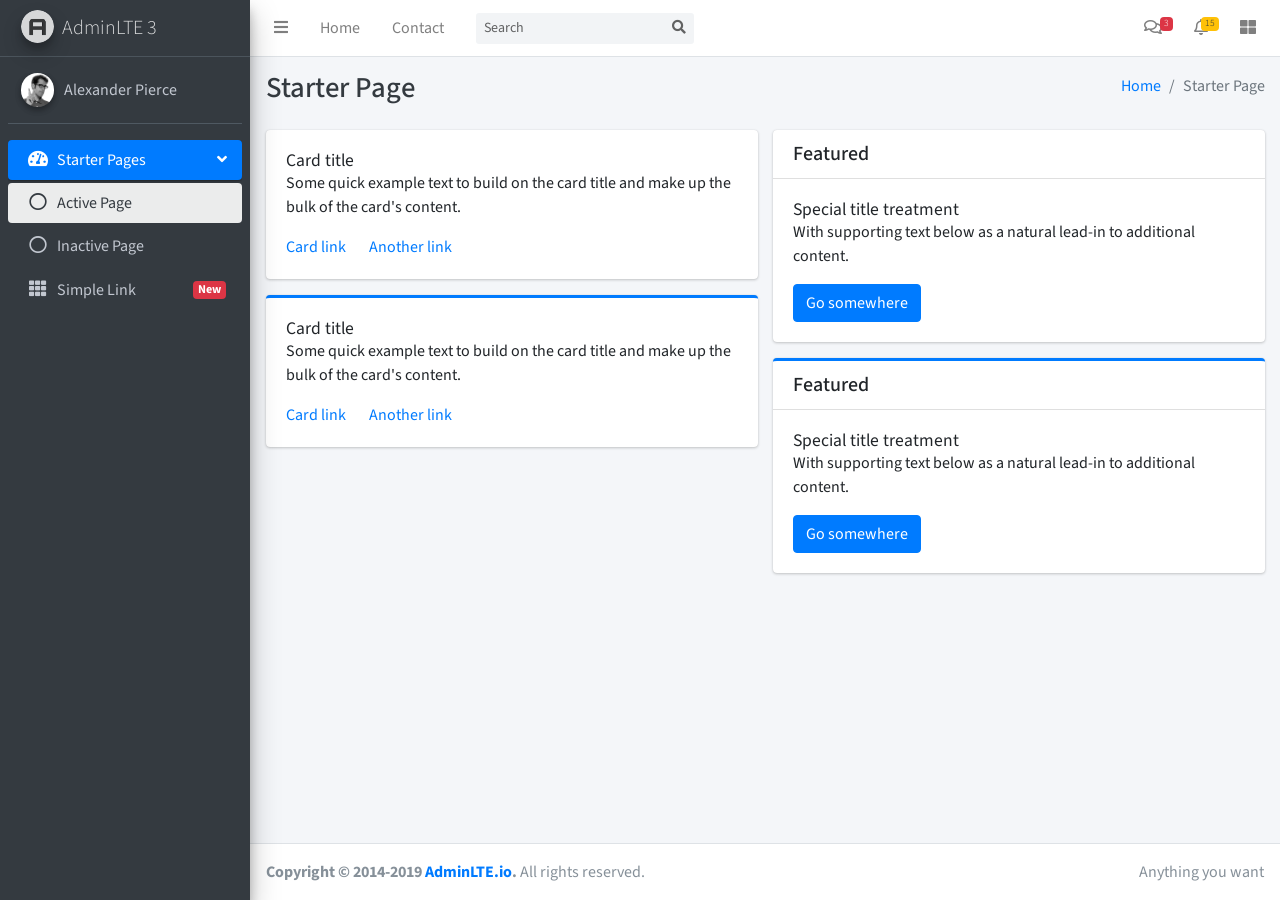
<file: starter.html>
<!DOCTYPE html>
<!--
This is a starter template page. Use this page to start your new project from
scratch. This page gets rid of all links and provides the needed markup only.
-->
<html lang="en">
<head>
  <meta charset="utf-8">
  <meta name="viewport" content="width=device-width, initial-scale=1">
  <meta http-equiv="x-ua-compatible" content="ie=edge">

  <title>AdminLTE 3 | Starter</title>

  <!-- Font Awesome Icons -->
  <link rel="stylesheet" href="plugins/fontawesome-free/css/all.min.css">
  <!-- Theme style -->
  <link rel="stylesheet" href="dist/css/adminlte.min.css">
  <!-- Google Font: Source Sans Pro -->
  <link href="https://fonts.googleapis.com/css?family=Source+Sans+Pro:300,400,400i,700" rel="stylesheet">
</head>
<body class="hold-transition sidebar-mini">
<div class="wrapper">

  <!-- Navbar -->
  <nav class="main-header navbar navbar-expand navbar-white navbar-light">
    <!-- Left navbar links -->
    <ul class="navbar-nav">
      <li class="nav-item">
        <a class="nav-link" data-widget="pushmenu" href="#" role="button"><i class="fas fa-bars"></i></a>
      </li>
      <li class="nav-item d-none d-sm-inline-block">
        <a href="index3.html" class="nav-link">Home</a>
      </li>
      <li class="nav-item d-none d-sm-inline-block">
        <a href="#" class="nav-link">Contact</a>
      </li>
    </ul>

    <!-- SEARCH FORM -->
    <form class="form-inline ml-3">
      <div class="input-group input-group-sm">
        <input class="form-control form-control-navbar" type="search" placeholder="Search" aria-label="Search">
        <div class="input-group-append">
          <button class="btn btn-navbar" type="submit">
            <i class="fas fa-search"></i>
          </button>
        </div>
      </div>
    </form>

    <!-- Right navbar links -->
    <ul class="navbar-nav ml-auto">
      <!-- Messages Dropdown Menu -->
      <li class="nav-item dropdown">
        <a class="nav-link" data-toggle="dropdown" href="#">
          <i class="far fa-comments"></i>
          <span class="badge badge-danger navbar-badge">3</span>
        </a>
        <div class="dropdown-menu dropdown-menu-lg dropdown-menu-right">
          <a href="#" class="dropdown-item">
            <!-- Message Start -->
            <div class="media">
              <img src="dist/img/user1-128x128.jpg" alt="User Avatar" class="img-size-50 mr-3 img-circle">
              <div class="media-body">
                <h3 class="dropdown-item-title">
                  Brad Diesel
                  <span class="float-right text-sm text-danger"><i class="fas fa-star"></i></span>
                </h3>
                <p class="text-sm">Call me whenever you can...</p>
                <p class="text-sm text-muted"><i class="far fa-clock mr-1"></i> 4 Hours Ago</p>
              </div>
            </div>
            <!-- Message End -->
          </a>
          <div class="dropdown-divider"></div>
          <a href="#" class="dropdown-item">
            <!-- Message Start -->
            <div class="media">
              <img src="dist/img/user8-128x128.jpg" alt="User Avatar" class="img-size-50 img-circle mr-3">
              <div class="media-body">
                <h3 class="dropdown-item-title">
                  John Pierce
                  <span class="float-right text-sm text-muted"><i class="fas fa-star"></i></span>
                </h3>
                <p class="text-sm">I got your message bro</p>
                <p class="text-sm text-muted"><i class="far fa-clock mr-1"></i> 4 Hours Ago</p>
              </div>
            </div>
            <!-- Message End -->
          </a>
          <div class="dropdown-divider"></div>
          <a href="#" class="dropdown-item">
            <!-- Message Start -->
            <div class="media">
              <img src="dist/img/user3-128x128.jpg" alt="User Avatar" class="img-size-50 img-circle mr-3">
              <div class="media-body">
                <h3 class="dropdown-item-title">
                  Nora Silvester
                  <span class="float-right text-sm text-warning"><i class="fas fa-star"></i></span>
                </h3>
                <p class="text-sm">The subject goes here</p>
                <p class="text-sm text-muted"><i class="far fa-clock mr-1"></i> 4 Hours Ago</p>
              </div>
            </div>
            <!-- Message End -->
          </a>
          <div class="dropdown-divider"></div>
          <a href="#" class="dropdown-item dropdown-footer">See All Messages</a>
        </div>
      </li>
      <!-- Notifications Dropdown Menu -->
      <li class="nav-item dropdown">
        <a class="nav-link" data-toggle="dropdown" href="#">
          <i class="far fa-bell"></i>
          <span class="badge badge-warning navbar-badge">15</span>
        </a>
        <div class="dropdown-menu dropdown-menu-lg dropdown-menu-right">
          <span class="dropdown-header">15 Notifications</span>
          <div class="dropdown-divider"></div>
          <a href="#" class="dropdown-item">
            <i class="fas fa-envelope mr-2"></i> 4 new messages
            <span class="float-right text-muted text-sm">3 mins</span>
          </a>
          <div class="dropdown-divider"></div>
          <a href="#" class="dropdown-item">
            <i class="fas fa-users mr-2"></i> 8 friend requests
            <span class="float-right text-muted text-sm">12 hours</span>
          </a>
          <div class="dropdown-divider"></div>
          <a href="#" class="dropdown-item">
            <i class="fas fa-file mr-2"></i> 3 new reports
            <span class="float-right text-muted text-sm">2 days</span>
          </a>
          <div class="dropdown-divider"></div>
          <a href="#" class="dropdown-item dropdown-footer">See All Notifications</a>
        </div>
      </li>
      <li class="nav-item">
        <a class="nav-link" data-widget="control-sidebar" data-slide="true" href="#" role="button"><i
            class="fas fa-th-large"></i></a>
      </li>
    </ul>
  </nav>
  <!-- /.navbar -->

  <!-- Main Sidebar Container -->
  <aside class="main-sidebar sidebar-dark-primary elevation-4">
    <!-- Brand Logo -->
    <a href="index3.html" class="brand-link">
      <img src="dist/img/AdminLTELogo.png" alt="AdminLTE Logo" class="brand-image img-circle elevation-3"
           style="opacity: .8">
      <span class="brand-text font-weight-light">AdminLTE 3</span>
    </a>

    <!-- Sidebar -->
    <div class="sidebar">
      <!-- Sidebar user panel (optional) -->
      <div class="user-panel mt-3 pb-3 mb-3 d-flex">
        <div class="image">
          <img src="dist/img/user2-160x160.jpg" class="img-circle elevation-2" alt="User Image">
        </div>
        <div class="info">
          <a href="#" class="d-block">Alexander Pierce</a>
        </div>
      </div>

      <!-- Sidebar Menu -->
      <nav class="mt-2">
        <ul class="nav nav-pills nav-sidebar flex-column" data-widget="treeview" role="menu" data-accordion="false">
          <!-- Add icons to the links using the .nav-icon class
               with font-awesome or any other icon font library -->
          <li class="nav-item has-treeview menu-open">
            <a href="#" class="nav-link active">
              <i class="nav-icon fas fa-tachometer-alt"></i>
              <p>
                Starter Pages
                <i class="right fas fa-angle-left"></i>
              </p>
            </a>
            <ul class="nav nav-treeview">
              <li class="nav-item">
                <a href="#" class="nav-link active">
                  <i class="far fa-circle nav-icon"></i>
                  <p>Active Page</p>
                </a>
              </li>
              <li class="nav-item">
                <a href="#" class="nav-link">
                  <i class="far fa-circle nav-icon"></i>
                  <p>Inactive Page</p>
                </a>
              </li>
            </ul>
          </li>
          <li class="nav-item">
            <a href="#" class="nav-link">
              <i class="nav-icon fas fa-th"></i>
              <p>
                Simple Link
                <span class="right badge badge-danger">New</span>
              </p>
            </a>
          </li>
        </ul>
      </nav>
      <!-- /.sidebar-menu -->
    </div>
    <!-- /.sidebar -->
  </aside>

  <!-- Content Wrapper. Contains page content -->
  <div class="content-wrapper">
    <!-- Content Header (Page header) -->
    <div class="content-header">
      <div class="container-fluid">
        <div class="row mb-2">
          <div class="col-sm-6">
            <h1 class="m-0 text-dark">Starter Page</h1>
          </div><!-- /.col -->
          <div class="col-sm-6">
            <ol class="breadcrumb float-sm-right">
              <li class="breadcrumb-item"><a href="#">Home</a></li>
              <li class="breadcrumb-item active">Starter Page</li>
            </ol>
          </div><!-- /.col -->
        </div><!-- /.row -->
      </div><!-- /.container-fluid -->
    </div>
    <!-- /.content-header -->

    <!-- Main content -->
    <div class="content">
      <div class="container-fluid">
        <div class="row">
          <div class="col-lg-6">
            <div class="card">
              <div class="card-body">
                <h5 class="card-title">Card title</h5>

                <p class="card-text">
                  Some quick example text to build on the card title and make up the bulk of the card's
                  content.
                </p>

                <a href="#" class="card-link">Card link</a>
                <a href="#" class="card-link">Another link</a>
              </div>
            </div>

            <div class="card card-primary card-outline">
              <div class="card-body">
                <h5 class="card-title">Card title</h5>

                <p class="card-text">
                  Some quick example text to build on the card title and make up the bulk of the card's
                  content.
                </p>
                <a href="#" class="card-link">Card link</a>
                <a href="#" class="card-link">Another link</a>
              </div>
            </div><!-- /.card -->
          </div>
          <!-- /.col-md-6 -->
          <div class="col-lg-6">
            <div class="card">
              <div class="card-header">
                <h5 class="m-0">Featured</h5>
              </div>
              <div class="card-body">
                <h6 class="card-title">Special title treatment</h6>

                <p class="card-text">With supporting text below as a natural lead-in to additional content.</p>
                <a href="#" class="btn btn-primary">Go somewhere</a>
              </div>
            </div>

            <div class="card card-primary card-outline">
              <div class="card-header">
                <h5 class="m-0">Featured</h5>
              </div>
              <div class="card-body">
                <h6 class="card-title">Special title treatment</h6>

                <p class="card-text">With supporting text below as a natural lead-in to additional content.</p>
                <a href="#" class="btn btn-primary">Go somewhere</a>
              </div>
            </div>
          </div>
          <!-- /.col-md-6 -->
        </div>
        <!-- /.row -->
      </div><!-- /.container-fluid -->
    </div>
    <!-- /.content -->
  </div>
  <!-- /.content-wrapper -->

  <!-- Control Sidebar -->
  <aside class="control-sidebar control-sidebar-dark">
    <!-- Control sidebar content goes here -->
    <div class="p-3">
      <h5>Title</h5>
      <p>Sidebar content</p>
    </div>
  </aside>
  <!-- /.control-sidebar -->

  <!-- Main Footer -->
  <footer class="main-footer">
    <!-- To the right -->
    <div class="float-right d-none d-sm-inline">
      Anything you want
    </div>
    <!-- Default to the left -->
    <strong>Copyright &copy; 2014-2019 <a href="https://adminlte.io">AdminLTE.io</a>.</strong> All rights reserved.
  </footer>
</div>
<!-- ./wrapper -->

<!-- REQUIRED SCRIPTS -->

<!-- jQuery -->
<script src="plugins/jquery/jquery.min.js"></script>
<!-- Bootstrap 4 -->
<script src="plugins/bootstrap/js/bootstrap.bundle.min.js"></script>
<!-- AdminLTE App -->
<script src="dist/js/adminlte.min.js"></script>
</body>
</html>
</file>
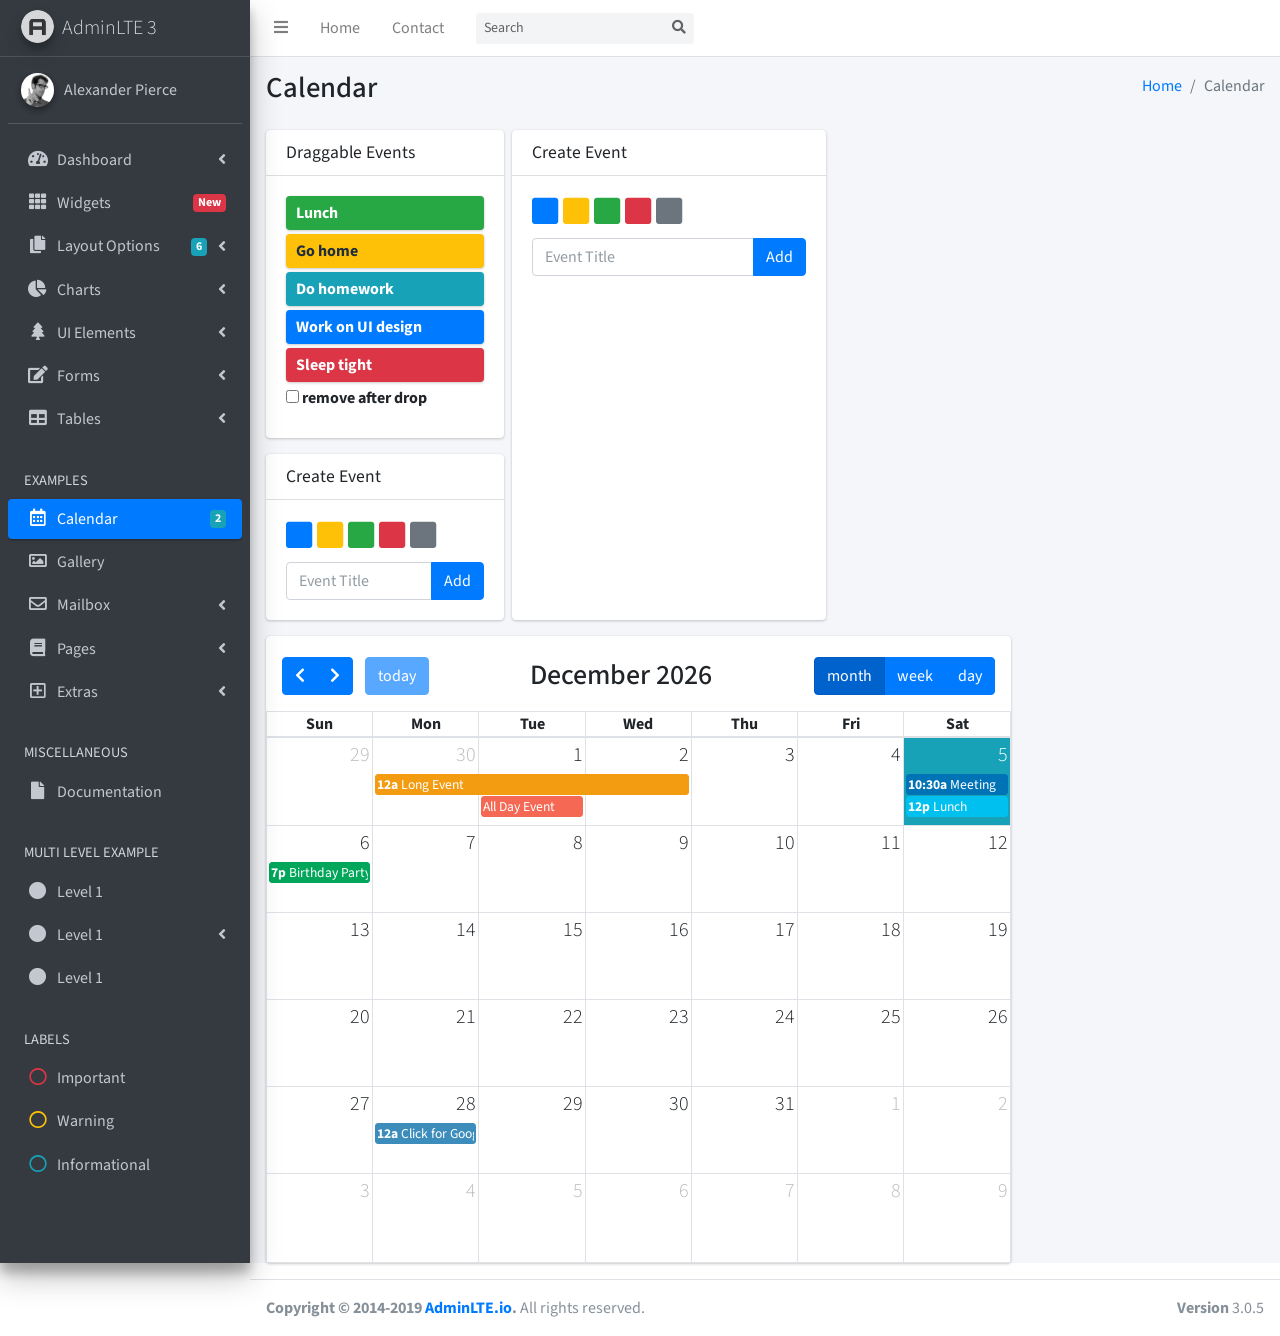
<file: pages/calendar.html>
<!DOCTYPE html>
<html>
<head>
  <meta charset="utf-8">
  <meta http-equiv="X-UA-Compatible" content="IE=edge">
  <title>ISHLAW</title>
  <!-- Tell the browser to be responsive to screen width -->
  <meta name="viewport" content="width=device-width, initial-scale=1">
  <!-- Font Awesome -->
  <link rel="stylesheet" href="../plugins/fontawesome-free/css/all.min.css">
  <!-- Ionicons -->
  <link rel="stylesheet" href="https://code.ionicframework.com/ionicons/2.0.1/css/ionicons.min.css">
  <!-- fullCalendar -->
  <link rel="stylesheet" href="../plugins/fullcalendar/main.min.css">
  <link rel="stylesheet" href="../plugins/fullcalendar-daygrid/main.min.css">
  <link rel="stylesheet" href="../plugins/fullcalendar-timegrid/main.min.css">
  <link rel="stylesheet" href="../plugins/fullcalendar-bootstrap/main.min.css">
  <!-- Theme style -->
  <link rel="stylesheet" href="../dist/css/adminlte.min.css">
  <!-- Google Font: Source Sans Pro -->
  <link href="https://fonts.googleapis.com/css?family=Source+Sans+Pro:300,400,400i,700" rel="stylesheet">
</head>
<body class="hold-transition sidebar-mini">
<div class="wrapper">
  <!-- Navbar -->
  <nav class="main-header navbar navbar-expand navbar-white navbar-light">
    <!-- Left navbar links -->
    <ul class="navbar-nav">
      <li class="nav-item">
        <a class="nav-link" data-widget="pushmenu" href="#" role="button"><i class="fas fa-bars"></i></a>
      </li>
      <li class="nav-item d-none d-sm-inline-block">
        <a href="../index2.html" class="nav-link">Home</a>
      </li>
      <li class="nav-item d-none d-sm-inline-block">
        <a href="#" class="nav-link">Contact</a>
      </li>
    </ul>

    <!-- SEARCH FORM -->
    <form class="form-inline ml-3">
      <div class="input-group input-group-sm">
        <input class="form-control form-control-navbar" type="search" placeholder="Search" aria-label="Search">
        <div class="input-group-append">
          <button class="btn btn-navbar" type="submit">
            <i class="fas fa-search"></i>
          </button>
        </div>
      </div>
    </form>

    <!-- Right navbar links -->
    <ul class="navbar-nav ml-auto">
      <!-- Messages Dropdown Menu -->
      
    </ul>
  </nav>
  <!-- /.navbar -->

  <!-- Main Sidebar Container -->
  <aside class="main-sidebar sidebar-dark-primary elevation-4">
    <!-- Brand Logo -->
    <a href="../index2.html" class="brand-link">
      <img src="../dist/img/AdminLTELogo.png"
           alt="AdminLTE Logo"
           class="brand-image img-circle elevation-3"
           style="opacity: .8">
      <span class="brand-text font-weight-light">AdminLTE 3</span>
    </a>

    <!-- Sidebar -->
    <div class="sidebar">
      <!-- Sidebar user panel (optional) -->
      <div class="user-panel mt-3 pb-3 mb-3 d-flex">
        <div class="image">
          <img src="../dist/img/user2-160x160.jpg" class="img-circle elevation-2" alt="User Image">
        </div>
        <div class="info">
          <a href="#" class="d-block">Alexander Pierce</a>
        </div>
      </div>

      <!-- Sidebar Menu -->
      <nav class="mt-2">
        <ul class="nav nav-pills nav-sidebar flex-column" data-widget="treeview" role="menu" data-accordion="false">
          <!-- Add icons to the links using the .nav-icon class
               with font-awesome or any other icon font library -->
          <li class="nav-item has-treeview">
            <a href="#" class="nav-link">
              <i class="nav-icon fas fa-tachometer-alt"></i>
              <p>
                Dashboard
                <i class="right fas fa-angle-left"></i>
              </p>
            </a>
            <ul class="nav nav-treeview">
              <li class="nav-item">
                <a href="../index.html" class="nav-link">
                  <i class="far fa-circle nav-icon"></i>
                  <p>Dashboard v1</p>
                </a>
              </li>
              <li class="nav-item">
                <a href="../index2.html" class="nav-link">
                  <i class="far fa-circle nav-icon"></i>
                  <p>Dashboard v2</p>
                </a>
              </li>
              <li class="nav-item">
                <a href="../index2.html" class="nav-link">
                  <i class="far fa-circle nav-icon"></i>
                  <p>Dashboard v3</p>
                </a>
              </li>
            </ul>
          </li>
          <li class="nav-item">
            <a href="widgets.html" class="nav-link">
              <i class="nav-icon fas fa-th"></i>
              <p>
                Widgets
                <span class="right badge badge-danger">New</span>
              </p>
            </a>
          </li>
          <li class="nav-item has-treeview">
            <a href="#" class="nav-link">
              <i class="nav-icon fas fa-copy"></i>
              <p>
                Layout Options
                <i class="fas fa-angle-left right"></i>
                <span class="badge badge-info right">6</span>
              </p>
            </a>
            <ul class="nav nav-treeview">
              <li class="nav-item">
                <a href="layout/top-nav.html" class="nav-link">
                  <i class="far fa-circle nav-icon"></i>
                  <p>Top Navigation</p>
                </a>
              </li>
              <li class="nav-item">
                <a href="layout/top-nav-sidebar.html" class="nav-link">
                  <i class="far fa-circle nav-icon"></i>
                  <p>Top Navigation + Sidebar</p>
                </a>
              </li>
              <li class="nav-item">
                <a href="layout/boxed.html" class="nav-link">
                  <i class="far fa-circle nav-icon"></i>
                  <p>Boxed</p>
                </a>
              </li>
              <li class="nav-item">
                <a href="layout/fixed-sidebar.html" class="nav-link">
                  <i class="far fa-circle nav-icon"></i>
                  <p>Fixed Sidebar</p>
                </a>
              </li>
              <li class="nav-item">
                <a href="layout/fixed-topnav.html" class="nav-link">
                  <i class="far fa-circle nav-icon"></i>
                  <p>Fixed Navbar</p>
                </a>
              </li>
              <li class="nav-item">
                <a href="layout/fixed-footer.html" class="nav-link">
                  <i class="far fa-circle nav-icon"></i>
                  <p>Fixed Footer</p>
                </a>
              </li>
              <li class="nav-item">
                <a href="layout/collapsed-sidebar.html" class="nav-link">
                  <i class="far fa-circle nav-icon"></i>
                  <p>Collapsed Sidebar</p>
                </a>
              </li>
            </ul>
          </li>
          <li class="nav-item has-treeview">
            <a href="#" class="nav-link">
              <i class="nav-icon fas fa-chart-pie"></i>
              <p>
                Charts
                <i class="right fas fa-angle-left"></i>
              </p>
            </a>
            <ul class="nav nav-treeview">
              <li class="nav-item">
                <a href="charts/chartjs.html" class="nav-link">
                  <i class="far fa-circle nav-icon"></i>
                  <p>ChartJS</p>
                </a>
              </li>
              <li class="nav-item">
                <a href="charts/flot.html" class="nav-link">
                  <i class="far fa-circle nav-icon"></i>
                  <p>Flot</p>
                </a>
              </li>
              <li class="nav-item">
                <a href="charts/inline.html" class="nav-link">
                  <i class="far fa-circle nav-icon"></i>
                  <p>Inline</p>
                </a>
              </li>
            </ul>
          </li>
          <li class="nav-item has-treeview">
            <a href="#" class="nav-link">
              <i class="nav-icon fas fa-tree"></i>
              <p>
                UI Elements
                <i class="fas fa-angle-left right"></i>
              </p>
            </a>
            <ul class="nav nav-treeview">
              <li class="nav-item">
                <a href="UI/general.html" class="nav-link">
                  <i class="far fa-circle nav-icon"></i>
                  <p>General</p>
                </a>
              </li>
              <li class="nav-item">
                <a href="UI/icons.html" class="nav-link">
                  <i class="far fa-circle nav-icon"></i>
                  <p>Icons</p>
                </a>
              </li>
              <li class="nav-item">
                <a href="UI/buttons.html" class="nav-link">
                  <i class="far fa-circle nav-icon"></i>
                  <p>Buttons</p>
                </a>
              </li>
              <li class="nav-item">
                <a href="UI/sliders.html" class="nav-link">
                  <i class="far fa-circle nav-icon"></i>
                  <p>Sliders</p>
                </a>
              </li>
              <li class="nav-item">
                <a href="UI/modals.html" class="nav-link">
                  <i class="far fa-circle nav-icon"></i>
                  <p>Modals & Alerts</p>
                </a>
              </li>
              <li class="nav-item">
                <a href="UI/navbar.html" class="nav-link">
                  <i class="far fa-circle nav-icon"></i>
                  <p>Navbar & Tabs</p>
                </a>
              </li>
              <li class="nav-item">
                <a href="UI/timeline.html" class="nav-link">
                  <i class="far fa-circle nav-icon"></i>
                  <p>Timeline</p>
                </a>
              </li>
              <li class="nav-item">
                <a href="UI/ribbons.html" class="nav-link">
                  <i class="far fa-circle nav-icon"></i>
                  <p>Ribbons</p>
                </a>
              </li>
            </ul>
          </li>
          <li class="nav-item has-treeview">
            <a href="#" class="nav-link">
              <i class="nav-icon fas fa-edit"></i>
              <p>
                Forms
                <i class="fas fa-angle-left right"></i>
              </p>
            </a>
            <ul class="nav nav-treeview">
              <li class="nav-item">
                <a href="forms/general.html" class="nav-link">
                  <i class="far fa-circle nav-icon"></i>
                  <p>General Elements</p>
                </a>
              </li>
              <li class="nav-item">
                <a href="forms/advanced.html" class="nav-link">
                  <i class="far fa-circle nav-icon"></i>
                  <p>Advanced Elements</p>
                </a>
              </li>
              <li class="nav-item">
                <a href="forms/editors.html" class="nav-link">
                  <i class="far fa-circle nav-icon"></i>
                  <p>Editors</p>
                </a>
              </li>
              <li class="nav-item">
                <a href="forms/validation.html" class="nav-link">
                  <i class="far fa-circle nav-icon"></i>
                  <p>Validation</p>
                </a>
              </li>
            </ul>
          </li>
          <li class="nav-item has-treeview">
            <a href="#" class="nav-link">
              <i class="nav-icon fas fa-table"></i>
              <p>
                Tables
                <i class="fas fa-angle-left right"></i>
              </p>
            </a>
            <ul class="nav nav-treeview">
              <li class="nav-item">
                <a href="tables/simple.html" class="nav-link">
                  <i class="far fa-circle nav-icon"></i>
                  <p>Simple Tables</p>
                </a>
              </li>
              <li class="nav-item">
                <a href="tables/data.html" class="nav-link">
                  <i class="far fa-circle nav-icon"></i>
                  <p>DataTables</p>
                </a>
              </li>
              <li class="nav-item">
                <a href="tables/jsgrid.html" class="nav-link">
                  <i class="far fa-circle nav-icon"></i>
                  <p>jsGrid</p>
                </a>
              </li>
            </ul>
          </li>
          <li class="nav-header">EXAMPLES</li>
          <li class="nav-item">
            <a href="calendar.html" class="nav-link active">
              <i class="nav-icon far fa-calendar-alt"></i>
              <p>
                Calendar
                <span class="badge badge-info right">2</span>
              </p>
            </a>
          </li>
          <li class="nav-item">
            <a href="gallery.html" class="nav-link">
              <i class="nav-icon far fa-image"></i>
              <p>
                Gallery
              </p>
            </a>
          </li>
          <li class="nav-item has-treeview">
            <a href="#" class="nav-link">
              <i class="nav-icon far fa-envelope"></i>
              <p>
                Mailbox
                <i class="fas fa-angle-left right"></i>
              </p>
            </a>
            <ul class="nav nav-treeview">
              <li class="nav-item">
                <a href="mailbox/mailbox.html" class="nav-link">
                  <i class="far fa-circle nav-icon"></i>
                  <p>Inbox</p>
                </a>
              </li>
              <li class="nav-item">
                <a href="mailbox/compose.html" class="nav-link">
                  <i class="far fa-circle nav-icon"></i>
                  <p>Compose</p>
                </a>
              </li>
              <li class="nav-item">
                <a href="mailbox/read-mail.html" class="nav-link">
                  <i class="far fa-circle nav-icon"></i>
                  <p>Read</p>
                </a>
              </li>
            </ul>
          </li>
          <li class="nav-item has-treeview">
            <a href="#" class="nav-link">
              <i class="nav-icon fas fa-book"></i>
              <p>
                Pages
                <i class="fas fa-angle-left right"></i>
              </p>
            </a>
            <ul class="nav nav-treeview">
              <li class="nav-item">
                <a href="examples/invoice.html" class="nav-link">
                  <i class="far fa-circle nav-icon"></i>
                  <p>Invoice</p>
                </a>
              </li>
              <li class="nav-item">
                <a href="examples/profile.html" class="nav-link">
                  <i class="far fa-circle nav-icon"></i>
                  <p>Profile</p>
                </a>
              </li>
              <li class="nav-item">
                <a href="examples/e-commerce.html" class="nav-link">
                  <i class="far fa-circle nav-icon"></i>
                  <p>E-commerce</p>
                </a>
              </li>
              <li class="nav-item">
                <a href="examples/projects.html" class="nav-link">
                  <i class="far fa-circle nav-icon"></i>
                  <p>Projects</p>
                </a>
              </li>
              <li class="nav-item">
                <a href="examples/project-add.html" class="nav-link">
                  <i class="far fa-circle nav-icon"></i>
                  <p>Project Add</p>
                </a>
              </li>
              <li class="nav-item">
                <a href="examples/project-edit.html" class="nav-link">
                  <i class="far fa-circle nav-icon"></i>
                  <p>Project Edit</p>
                </a>
              </li>
              <li class="nav-item">
                <a href="examples/project-detail.html" class="nav-link">
                  <i class="far fa-circle nav-icon"></i>
                  <p>Project Detail</p>
                </a>
              </li>
              <li class="nav-item">
                <a href="examples/contacts.html" class="nav-link">
                  <i class="far fa-circle nav-icon"></i>
                  <p>Contacts</p>
                </a>
              </li>
            </ul>
          </li>
          <li class="nav-item has-treeview">
            <a href="#" class="nav-link">
              <i class="nav-icon far fa-plus-square"></i>
              <p>
                Extras
                <i class="fas fa-angle-left right"></i>
              </p>
            </a>
            <ul class="nav nav-treeview">
              <li class="nav-item">
                <a href="examples/login.html" class="nav-link">
                  <i class="far fa-circle nav-icon"></i>
                  <p>Login</p>
                </a>
              </li>
              <li class="nav-item">
                <a href="examples/register.html" class="nav-link">
                  <i class="far fa-circle nav-icon"></i>
                  <p>Register</p>
                </a>
              </li>
              <li class="nav-item">
                <a href="examples/forgot-password.html" class="nav-link">
                  <i class="far fa-circle nav-icon"></i>
                  <p>Forgot Password</p>
                </a>
              </li>
              <li class="nav-item">
                <a href="examples/recover-password.html" class="nav-link">
                  <i class="far fa-circle nav-icon"></i>
                  <p>Recover Password</p>
                </a>
              </li>
              <li class="nav-item">
                <a href="examples/lockscreen.html" class="nav-link">
                  <i class="far fa-circle nav-icon"></i>
                  <p>Lockscreen</p>
                </a>
              </li>
              <li class="nav-item">
                <a href="examples/legacy-user-menu.html" class="nav-link">
                  <i class="far fa-circle nav-icon"></i>
                  <p>Legacy User Menu</p>
                </a>
              </li>
              <li class="nav-item">
                <a href="examples/language-menu.html" class="nav-link">
                  <i class="far fa-circle nav-icon"></i>
                  <p>Language Menu</p>
                </a>
              </li>
              <li class="nav-item">
                <a href="examples/404.html" class="nav-link">
                  <i class="far fa-circle nav-icon"></i>
                  <p>Error 404</p>
                </a>
              </li>
              <li class="nav-item">
                <a href="examples/500.html" class="nav-link">
                  <i class="far fa-circle nav-icon"></i>
                  <p>Error 500</p>
                </a>
              </li>
              <li class="nav-item">
                <a href="examples/pace.html" class="nav-link">
                  <i class="far fa-circle nav-icon"></i>
                  <p>Pace</p>
                </a>
              </li>
              <li class="nav-item">
                <a href="examples/blank.html" class="nav-link">
                  <i class="far fa-circle nav-icon"></i>
                  <p>Blank Page</p>
                </a>
              </li>
              <li class="nav-item">
                <a href="../starter.html" class="nav-link">
                  <i class="far fa-circle nav-icon"></i>
                  <p>Starter Page</p>
                </a>
              </li>
            </ul>
          </li>
          <li class="nav-header">MISCELLANEOUS</li>
          <li class="nav-item">
            <a href="https://adminlte.io/docs/3.0" class="nav-link">
              <i class="nav-icon fas fa-file"></i>
              <p>Documentation</p>
            </a>
          </li>
          <li class="nav-header">MULTI LEVEL EXAMPLE</li>
          <li class="nav-item">
            <a href="#" class="nav-link">
              <i class="fas fa-circle nav-icon"></i>
              <p>Level 1</p>
            </a>
          </li>
          <li class="nav-item has-treeview">
            <a href="#" class="nav-link">
              <i class="nav-icon fas fa-circle"></i>
              <p>
                Level 1
                <i class="right fas fa-angle-left"></i>
              </p>
            </a>
            <ul class="nav nav-treeview">
              <li class="nav-item">
                <a href="#" class="nav-link">
                  <i class="far fa-circle nav-icon"></i>
                  <p>Level 2</p>
                </a>
              </li>
              <li class="nav-item has-treeview">
                <a href="#" class="nav-link">
                  <i class="far fa-circle nav-icon"></i>
                  <p>
                    Level 2
                    <i class="right fas fa-angle-left"></i>
                  </p>
                </a>
                <ul class="nav nav-treeview">
                  <li class="nav-item">
                    <a href="#" class="nav-link">
                      <i class="far fa-dot-circle nav-icon"></i>
                      <p>Level 3</p>
                    </a>
                  </li>
                  <li class="nav-item">
                    <a href="#" class="nav-link">
                      <i class="far fa-dot-circle nav-icon"></i>
                      <p>Level 3</p>
                    </a>
                  </li>
                  <li class="nav-item">
                    <a href="#" class="nav-link">
                      <i class="far fa-dot-circle nav-icon"></i>
                      <p>Level 3</p>
                    </a>
                  </li>
                </ul>
              </li>
              <li class="nav-item">
                <a href="#" class="nav-link">
                  <i class="far fa-circle nav-icon"></i>
                  <p>Level 2</p>
                </a>
              </li>
            </ul>
          </li>
          <li class="nav-item">
            <a href="#" class="nav-link">
              <i class="fas fa-circle nav-icon"></i>
              <p>Level 1</p>
            </a>
          </li>
          <li class="nav-header">LABELS</li>
          <li class="nav-item">
            <a href="#" class="nav-link">
              <i class="nav-icon far fa-circle text-danger"></i>
              <p class="text">Important</p>
            </a>
          </li>
          <li class="nav-item">
            <a href="#" class="nav-link">
              <i class="nav-icon far fa-circle text-warning"></i>
              <p>Warning</p>
            </a>
          </li>
          <li class="nav-item">
            <a href="#" class="nav-link">
              <i class="nav-icon far fa-circle text-info"></i>
              <p>Informational</p>
            </a>
          </li>
        </ul>
      </nav>
      <!-- /.sidebar-menu -->
    </div>
    <!-- /.sidebar -->
  </aside>

  <!-- Content Wrapper. Contains page content -->
  <div class="content-wrapper">
    <!-- Content Header (Page header) -->
    <section class="content-header">
      <div class="container-fluid">
        <div class="row mb-2">
          <div class="col-sm-6">
            <h1>Calendar</h1>
          </div>
          <div class="col-sm-6">
            <ol class="breadcrumb float-sm-right">
              <li class="breadcrumb-item"><a href="#">Home</a></li>
              <li class="breadcrumb-item active">Calendar</li>
            </ol>
          </div>
        </div>
      </div><!-- /.container-fluid -->
    </section>

    <!-- Main content -->
    <section class="content">
      <div class="container-fluid">
        <div class="row">
          <div class="col-md-3">
            <div class="sticky-top mb-3">
              <div class="card">
                <div class="card-header">
                  <h4 class="card-title">Draggable Events</h4>
                </div>
                <div class="card-body">
                  <!-- the events -->
                  <div id="external-events">
                    <div class="external-event bg-success">Lunch</div>
                    <div class="external-event bg-warning">Go home</div>
                    <div class="external-event bg-info">Do homework</div>
                    <div class="external-event bg-primary">Work on UI design</div>
                    <div class="external-event bg-danger">Sleep tight</div>
                    <div class="checkbox">
                      <label for="drop-remove">
                        <input type="checkbox" id="drop-remove">
                        remove after drop
                      </label>
                    </div>
                  </div>
                </div>
                <!-- /.card-body -->
              </div>
              <!-- /.card -->
              <div class="card">
                <div class="card-header">
                  <h3 class="card-title">Create Event</h3>
                </div>
                <div class="card-body">
                  <div class="btn-group" style="width: 100%; margin-bottom: 10px;">
                    <!--<button type="button" id="color-chooser-btn" class="btn btn-info btn-block dropdown-toggle" data-toggle="dropdown">Color <span class="caret"></span></button>-->
                    <ul class="fc-color-picker" id="color-chooser">
                      <li><a class="text-primary" href="#"><i class="fas fa-square"></i></a></li>
                      <li><a class="text-warning" href="#"><i class="fas fa-square"></i></a></li>
                      <li><a class="text-success" href="#"><i class="fas fa-square"></i></a></li>
                      <li><a class="text-danger" href="#"><i class="fas fa-square"></i></a></li>
                      <li><a class="text-muted" href="#"><i class="fas fa-square"></i></a></li>
                    </ul>
                  </div>
                  <!-- /btn-group -->
                  <div class="input-group">
                    <input id="new-event" type="text" class="form-control" placeholder="Event Title">

                    <div class="input-group-append">
                      <button id="add-new-event" type="button" class="btn btn-primary">Add</button>
                    </div>
                    <!-- /btn-group -->
                  </div>
                  <!-- /input-group -->
                </div>
              </div>
            </div>
          </div>
              <div class="card">
                <div class="card-header">
                  <h3 class="card-title">Create Event</h3>
                </div>
                <div class="card-body">
                  <div class="btn-group" style="width: 100%; margin-bottom: 10px;">
                    <!--<button type="button" id="color-chooser-btn" class="btn btn-info btn-block dropdown-toggle" data-toggle="dropdown">Color <span class="caret"></span></button>-->
                    <ul class="fc-color-picker" id="color-chooser">
                      <li><a class="text-primary" href="#"><i class="fas fa-square"></i></a></li>
                      <li><a class="text-warning" href="#"><i class="fas fa-square"></i></a></li>
                      <li><a class="text-success" href="#"><i class="fas fa-square"></i></a></li>
                      <li><a class="text-danger" href="#"><i class="fas fa-square"></i></a></li>
                      <li><a class="text-muted" href="#"><i class="fas fa-square"></i></a></li>
                    </ul>
                  </div>
                  <!-- /btn-group -->
                  <div class="input-group">
                    <input id="new-event" type="text" class="form-control" placeholder="Event Title">

                    <div class="input-group-append">
                      <button id="add-new-event" type="button" class="btn btn-primary">Add</button>
                    </div>
                    <!-- /btn-group -->
                  </div>
                  <!-- /input-group -->
                </div>
              </div>
            </div>
          </div>
          <!-- /.col -->
          <div class="col-md-9">
            <div class="card card-primary">
              <div class="card-body p-0">
                <!-- THE CALENDAR -->
                <div id="calendar"></div>
              </div>
              <!-- /.card-body -->
            </div>
            <!-- /.card -->
          </div>
          <!-- /.col -->
        </div>
        <!-- /.row -->
      </div><!-- /.container-fluid -->
    </section>
    <!-- /.content -->
  </div>
  <!-- /.content-wrapper -->

  <footer class="main-footer">
    <div class="float-right d-none d-sm-block">
      <b>Version</b> 3.0.5
    </div>
    <strong>Copyright &copy; 2014-2019 <a href="http://adminlte.io">AdminLTE.io</a>.</strong> All rights
    reserved.
  </footer>

  <!-- Control Sidebar -->
  <aside class="control-sidebar control-sidebar-dark">
    <!-- Control sidebar content goes here -->
  </aside>
  <!-- /.control-sidebar -->
</div>
<!-- ./wrapper -->

<!-- jQuery -->
<script src="../plugins/jquery/jquery.min.js"></script>
<!-- Bootstrap -->
<script src="../plugins/bootstrap/js/bootstrap.bundle.min.js"></script>
<!-- jQuery UI -->
<script src="../plugins/jquery-ui/jquery-ui.min.js"></script>
<!-- AdminLTE App -->
<script src="../dist/js/adminlte.min.js"></script>
<!-- AdminLTE for demo purposes -->
<script src="../dist/js/demo.js"></script>
<!-- fullCalendar 2.2.5 -->
<script src="../plugins/moment/moment.min.js"></script>
<script src="../plugins/fullcalendar/main.min.js"></script>
<script src="../plugins/fullcalendar-daygrid/main.min.js"></script>
<script src="../plugins/fullcalendar-timegrid/main.min.js"></script>
<script src="../plugins/fullcalendar-interaction/main.min.js"></script>
<script src="../plugins/fullcalendar-bootstrap/main.min.js"></script>
<!-- Page specific script -->
<script>
  $(function () {

    /* initialize the external events
     -----------------------------------------------------------------*/
    function ini_events(ele) {
      ele.each(function () {

        // create an Event Object (http://arshaw.com/fullcalendar/docs/event_data/Event_Object/)
        // it doesn't need to have a start or end
        var eventObject = {
          title: $.trim($(this).text()) // use the element's text as the event title
        }

        // store the Event Object in the DOM element so we can get to it later
        $(this).data('eventObject', eventObject)

        // make the event draggable using jQuery UI
        $(this).draggable({
          zIndex        : 1070,
          revert        : true, // will cause the event to go back to its
          revertDuration: 0  //  original position after the drag
        })

      })
    }

    ini_events($('#external-events div.external-event'))

    /* initialize the calendar
     -----------------------------------------------------------------*/
    //Date for the calendar events (dummy data)
    var date = new Date()
    var d    = date.getDate(),
        m    = date.getMonth(),
        y    = date.getFullYear()

    var Calendar = FullCalendar.Calendar;
    var Draggable = FullCalendarInteraction.Draggable;

    var containerEl = document.getElementById('external-events');
    var checkbox = document.getElementById('drop-remove');
    var calendarEl = document.getElementById('calendar');

    // initialize the external events
    // -----------------------------------------------------------------

    new Draggable(containerEl, {
      itemSelector: '.external-event',
      eventData: function(eventEl) {
        console.log(eventEl);
        return {
          title: eventEl.innerText,
          backgroundColor: window.getComputedStyle( eventEl ,null).getPropertyValue('background-color'),
          borderColor: window.getComputedStyle( eventEl ,null).getPropertyValue('background-color'),
          textColor: window.getComputedStyle( eventEl ,null).getPropertyValue('color'),
        };
      }
    });

    var calendar = new Calendar(calendarEl, {
      plugins: [ 'bootstrap', 'interaction', 'dayGrid', 'timeGrid' ],
      header    : {
        left  : 'prev,next today',
        center: 'title',
        right : 'dayGridMonth,timeGridWeek,timeGridDay'
      },
      'themeSystem': 'bootstrap',
      //Random default events
      events    : [
        {
          title          : 'All Day Event',
          start          : new Date(y, m, 1),
          backgroundColor: '#f56954', //red
          borderColor    : '#f56954', //red
          allDay         : true
        },
        {
          title          : 'Long Event',
          start          : new Date(y, m, d - 5),
          end            : new Date(y, m, d - 2),
          backgroundColor: '#f39c12', //yellow
          borderColor    : '#f39c12' //yellow
        },
        {
          title          : 'Meeting',
          start          : new Date(y, m, d, 10, 30),
          allDay         : false,
          backgroundColor: '#0073b7', //Blue
          borderColor    : '#0073b7' //Blue
        },
        {
          title          : 'Lunch',
          start          : new Date(y, m, d, 12, 0),
          end            : new Date(y, m, d, 14, 0),
          allDay         : false,
          backgroundColor: '#00c0ef', //Info (aqua)
          borderColor    : '#00c0ef' //Info (aqua)
        },
        {
          title          : 'Birthday Party',
          start          : new Date(y, m, d + 1, 19, 0),
          end            : new Date(y, m, d + 1, 22, 30),
          allDay         : false,
          backgroundColor: '#00a65a', //Success (green)
          borderColor    : '#00a65a' //Success (green)
        },
        {
          title          : 'Click for Google',
          start          : new Date(y, m, 28),
          end            : new Date(y, m, 29),
          url            : 'http://google.com/',
          backgroundColor: '#3c8dbc', //Primary (light-blue)
          borderColor    : '#3c8dbc' //Primary (light-blue)
        }
      ],
      editable  : true,
      droppable : true, // this allows things to be dropped onto the calendar !!!
      drop      : function(info) {
        // is the "remove after drop" checkbox checked?
        if (checkbox.checked) {
          // if so, remove the element from the "Draggable Events" list
          info.draggedEl.parentNode.removeChild(info.draggedEl);
        }
      }    
    });

    calendar.render();
    // $('#calendar').fullCalendar()

    /* ADDING EVENTS */
    var currColor = '#3c8dbc' //Red by default
    //Color chooser button
    var colorChooser = $('#color-chooser-btn')
    $('#color-chooser > li > a').click(function (e) {
      e.preventDefault()
      //Save color
      currColor = $(this).css('color')
      //Add color effect to button
      $('#add-new-event').css({
        'background-color': currColor,
        'border-color'    : currColor
      })
    })
    $('#add-new-event').click(function (e) {
      e.preventDefault()
      //Get value and make sure it is not null
      var val = $('#new-event').val()
      if (val.length == 0) {
        return
      }

      //Create events
      var event = $('<div />')
      event.css({
        'background-color': currColor,
        'border-color'    : currColor,
        'color'           : '#fff'
      }).addClass('external-event')
      event.html(val)
      $('#external-events').prepend(event)

      //Add draggable funtionality
      ini_events(event)

      //Remove event from text input
      $('#new-event').val('')
    })
  })
</script>
</body>
</html>
</file>
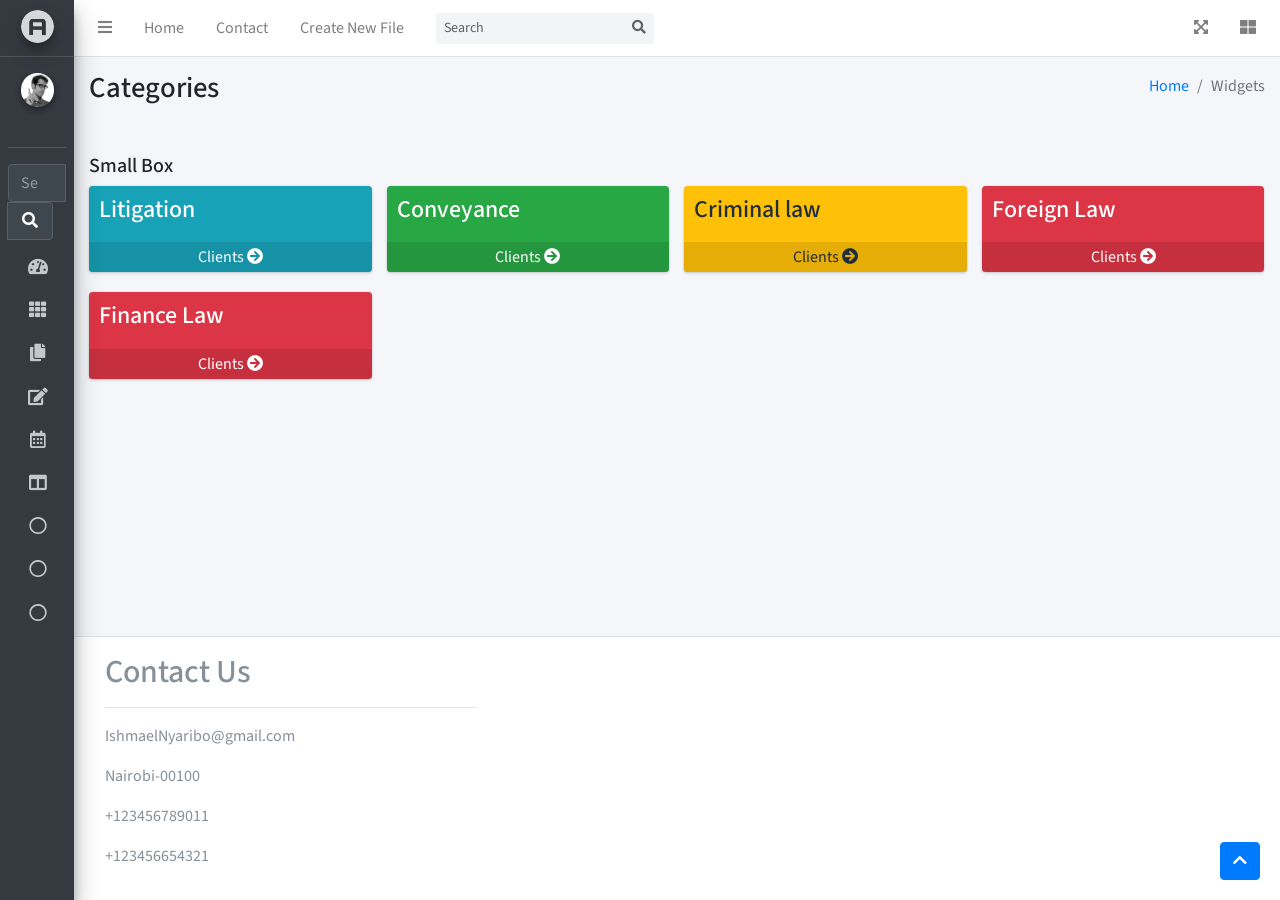
<file: pages/files1.html>
<!DOCTYPE html>
<html lang="en">
<head>
  <meta charset="utf-8">
  <meta name="viewport" content="width=device-width, initial-scale=1">
  <title>AdminLTE 3 | Widgets</title>

  <!-- Google Font: Source Sans Pro -->
  <link rel="stylesheet" href="https://fonts.googleapis.com/css?family=Source+Sans+Pro:300,400,400i,700&display=fallback">
  <!-- Font Awesome -->
  <link rel="stylesheet" href="../plugins/fontawesome-free/css/all.min.css">
  <!-- Ionicons -->
  <link rel="stylesheet" href="https://code.ionicframework.com/ionicons/2.0.1/css/ionicons.min.css">
  <!-- Theme style -->
  <link rel="stylesheet" href="../dist/css/adminlte.min.css">
</head>
<body class="hold-transition sidebar-mini sidebar-collapse">
<div class="wrapper">
  <nav class="main-header navbar navbar-expand navbar-white navbar-light">
    <!-- Left navbar links -->
    <ul class="navbar-nav">
      <li class="nav-item">
        <a class="nav-link" data-widget="pushmenu" href="#" role="button"><i class="fas fa-bars"></i></a>
      </li>
      <li class="nav-item d-none d-sm-inline-block">
        <a href="../index.html" class="nav-link">Home</a>
      </li>
      <li class="nav-item d-none d-sm-inline-block">
        <a href="#" class="nav-link">Contact</a>
      </li>
      <li class="nav-item d-none d-sm-inline-block">
        <a href="forms/advanced.html" class="nav-link">Create New File</a>
      </li>
    </ul>

    <!-- SEARCH FORM -->
    <form class="form-inline ml-3">
      <div class="input-group input-group-sm">
        <input class="form-control form-control-navbar" type="search" placeholder="Search" aria-label="Search">
        <div class="input-group-append">
          <button class="btn btn-navbar" type="submit">
            <i class="fas fa-search"></i>
          </button>
        </div>
      </div>
    </form>

    <!-- Right navbar links -->
    <ul class="navbar-nav ml-auto">
      <li class="nav-item">
        <a class="nav-link" data-widget="fullscreen" href="#" role="button">
          <i class="fas fa-expand-arrows-alt"></i>
        </a>
      </li>
      <li class="nav-item">
        <a class="nav-link" data-widget="control-sidebar" data-slide="true" href="#" role="button">
          <i class="fas fa-th-large"></i>
        </a>
      </li>
    </ul>
  </nav>
  <!-- /.navbar -->

  <!-- Main Sidebar Container -->
  <aside class="main-sidebar sidebar-dark-primary elevation-4">
    <!-- Brand Logo -->
    <a href="../index.html" class="brand-link">
      <img src="../dist/img/AdminLTELogo.png" alt="AdminLTE Logo" class="brand-image img-circle elevation-3" style="opacity: .8">
      <span class="brand-text font-weight-light">AdminLTE 3</span>
    </a>

    <!-- Sidebar -->
    <div class="sidebar">
      <!-- Sidebar user (optional) -->
      <div class="user-panel mt-3 pb-3 mb-3 d-flex">
        <div class="image">
          <img src="../dist/img/user2-160x160.jpg" class="img-circle elevation-2" alt="User Image">
        </div>
        <div class="info">
          <a href="#" class="d-block">Ishmael Nyaribo</a>
          <a href="#" class="d-block">System Admin</a>
        </div>
      </div>

      <!-- SidebarSearch Form -->
      <div class="form-inline">
        <div class="input-group" data-widget="sidebar-search">
          <input class="form-control form-control-sidebar" type="search" placeholder="Search" aria-label="Search">
          <div class="input-group-append">
            <button class="btn btn-sidebar">
              <i class="fas fa-search fa-fw"></i>
            </button>
          </div>
        </div>
      </div>

      <!-- Sidebar Menu -->
      <nav class="mt-2">
        <ul class="nav nav-pills nav-sidebar flex-column" data-widget="treeview" role="menu" data-accordion="false">
          <!-- Add icons to the links using the .nav-icon class
               with font-awesome or any other icon font library -->
          <li class="nav-item">
            <a href="#" class="nav-link">
              <i class="nav-icon fas fa-tachometer-alt"></i>
              <p>
                Dashboard
                <i class="right fas fa-angle-left"></i>
              </p>
            </a>
            <ul class="nav nav-treeview">
              <li class="nav-item">
                <a href="../index.html" class="nav-link">
                  <i class="far fa-circle nav-icon"></i>
                  <p>Admin Dashboard</p>
                </a>
              </li>
              <li class="nav-item">
                <a href="../index2.html" class="nav-link">
                  <i class="far fa-circle nav-icon"></i>
                  <p>Client Dashboard</p>
                </a>
              </li>
            </ul>
          </li>
          <li class="nav-item">
            <a href="#" class="nav-link">
              <i class="nav-icon fas fa-th"></i>
              <p>
                Files
                <!-- <span class="right badge badge-danger">New</span> -->
              </p>
            </a>
          </li>
          <li class="nav-item">
            <a href="#" class="nav-link">
              <i class="nav-icon fas fa-copy"></i>
              <p>
                Clients
                <i class="fas fa-angle-left right"></i>
                <!-- <span class="badge badge-info right">6</span> -->
              </p>
            </a>
            <ul class="nav nav-treeview">
              <li class="nav-item">
                <a href="../layout/base.html" class="nav-link">
                  <i class="far fa-circle nav-icon"></i>
                  <p>New Clients</p>
                </a>
              </li>
              <li class="nav-item">
                <a href="../layout/clients.html" class="nav-link">
                  <i class="far fa-circle nav-icon"></i>
                  <p>View Clients</p>
                </a>
              </li>
            </ul>
          </li>
          <li class="nav-item">
            <a href="../widgets.html" class="nav-link">
              <i class="nav-icon fas fa-edit"></i>
              <p>
                Tasks
              </p>
            </a>
          </li>
          
          <li class="nav-item">
            <a href="../calendar.html" class="nav-link">
              <i class="nav-icon far fa-calendar-alt"></i>
              <p>
                Calendar
                <!-- <span class="badge badge-info right">2</span> -->
              </p>
            </a>
          </li>
          
          <li class="nav-item">
            <a href="../kanban.html" class="nav-link">
              <i class="nav-icon fas fa-columns"></i>
              <p>
                Kanban Board
              </p>
            </a>
          </li>
          
          <li class="nav-item">
            <a href="../examples/invoice.html" class="nav-link">
              <i class="far fa-circle nav-icon"></i>
              <p>Invoice</p>
            </a>
          </li>
          <li class="nav-item">
            <a href="../examples/faq.html" class="nav-link">
              <i class="far fa-circle nav-icon"></i>
              <p>FAQ</p>
            </a>
          </li>
          <li class="nav-item">
            <a href="../examples/contact-us.html" class="nav-link">
              <i class="far fa-circle nav-icon"></i>
              <p>Contact us</p>
            </a>
          </li>
          
        </ul>
      </nav>
      <!-- /.sidebar-menu -->
    </div>
    <!-- /.sidebar -->
  </aside>


  <!-- Content Wrapper. Contains page content -->
  <div class="content-wrapper">
    <!-- Content Header (Page header) -->
    <section class="content-header">
      <div class="container-fluid">
        <div class="row mb-2">
          <div class="col-sm-6">
            <h1>Categories</h1>
          </div>
          <div class="col-sm-6">
            <ol class="breadcrumb float-sm-right">
              <li class="breadcrumb-item"><a href="#">Home</a></li>
              <li class="breadcrumb-item active">Widgets</li>
            </ol>
          </div>
        </div>
      </div><!-- /.container-fluid -->
    </section>

    <!-- Main content -->
    <section class="content">
      <div class="container-fluid">
        <!-- Small Box (Stat card) -->
        <h5 class="mb-2 mt-4">Small Box</h5>
        <div class="row">
          <div class="col-lg-3 col-6">
            <!-- small card -->
            <div class="small-box bg-info">
              <div class="inner">
                <h4>Litigation</h4>
              </div>
              <!-- <div class="icon">
                <i class="fas fa-shopping-cart"></i>
              </div> -->
              <a href="tables/files2.html" class="small-box-footer">
                Clients <i class="fas fa-arrow-circle-right"></i>
              </a>
            </div>
          </div>
          <!-- ./col -->
          <div class="col-lg-3 col-6">
            <!-- small card -->
            <div class="small-box bg-success">
              <div class="inner">
                <h4>Conveyance</h4> 
              </div>
              <!-- <div class="icon">
                <i class="ion ion-stats-bars"></i>
              </div> -->
              <a href="tables/files2.html" class="small-box-footer">
                Clients <i class="fas fa-arrow-circle-right"></i>
              </a>
            </div>
          </div>
          <!-- ./col -->
          <div class="col-lg-3 col-6">
            <!-- small card -->
            <div class="small-box bg-warning">
              <div class="inner">
                <h4>Criminal law</h4>
              </div>
              <!-- <div class="icon">
                <i class="fas fa-user-plus"></i>
              </div> -->
              <a href="tables/files2.html" class="small-box-footer">
                Clients <i class="fas fa-arrow-circle-right"></i>
              </a>
            </div>
          </div>
          <!-- ./col -->
          <div class="col-lg-3 col-6">
            <!-- small card -->
            <div class="small-box bg-danger">
              <div class="inner">
                <h4>Foreign Law</h4>
              </div>
              <!-- <div class="icon">
                <i class="fas fa-chart-pie"></i>
              </div> -->
              <a href="tables/files2.html" class="small-box-footer">
                Clients <i class="fas fa-arrow-circle-right"></i>
              </a>
            </div>
          </div>

          <div class="col-lg-3 col-6">
            <!-- small card -->
            <div class="small-box bg-danger">
              <div class="inner">
                <h4>Finance Law</h4>
              </div>
              <!-- <div class="icon">
                <i class="fas fa-chart-pie"></i>
              </div> -->
              <a href="tables/files2.html" class="small-box-footer">
                Clients <i class="fas fa-arrow-circle-right"></i>
              </a>
            </div>
          </div>
          <!-- ./col -->
        </div>
        <!-- /.row -->

        <!-- Small Box (Stat card) -->
        
        <!-- /.row -->

        <!-- =========================================================== -->
        

        <!-- =========================================================== -->
        
      </div><!-- /.container-fluid -->
    </section>
    <!-- /.content -->

    <a id="back-to-top" href="#" class="btn btn-primary back-to-top" role="button" aria-label="Scroll to top">
      <i class="fas fa-chevron-up"></i>
    </a>
  </div>
  <!-- /.content-wrapper -->

  <footer class ="main-footer">
    <div class="container-fluid padding">
      <div class="row-text-center">
        <div class="col-md-4">
         <strong><h2>Contact Us</h2></strong> 
          <hr class="light">
          <p>IshmaelNyaribo@gmail.com</p>
          <p>Nairobi-00100</p>
          <p>+123456789011</p>
          <p>+123456654321</p>
    
        </div>
    
      </div>
    
    </div>
    
    </footer>

  <!-- Control Sidebar -->
  <aside class="control-sidebar control-sidebar-dark">
    <!-- Control sidebar content goes here -->
  </aside>
  <!-- /.control-sidebar -->
</div>
<!-- ./wrapper -->

<!-- jQuery -->
<script src="../plugins/jquery/jquery.min.js"></script>
<!-- Bootstrap 4 -->
<script src="../plugins/bootstrap/js/bootstrap.bundle.min.js"></script>
<!-- AdminLTE App -->
<script src="../dist/js/adminlte.min.js"></script>
<!-- AdminLTE for demo purposes -->
<script src="../dist/js/demo.js"></script>
</body>
</html>
</file>
<file: plugins/fullcalendar/main.min.css>
@charset "UTF-8";.fc-button:not(:disabled),.fc-event.fc-draggable,.fc-event[href],.fc-popover .fc-header .fc-close,a.fc-more,a[data-goto]{cursor:pointer}.fc-bg,.fc-row .fc-bgevent-skeleton,.fc-row .fc-highlight-skeleton{bottom:0}.fc{direction:ltr;text-align:left}.fc-rtl{text-align:right}body .fc{font-size:1em}.fc-highlight{background:#bce8f1;opacity:.3}.fc-bgevent{background:#8fdf82;opacity:.3}.fc-nonbusiness{background:#d7d7d7}.fc-popover{position:absolute;box-shadow:0 2px 6px rgba(0,0,0,.15)}.fc-popover .fc-header{display:flex;flex-direction:row;justify-content:space-between;align-items:center;padding:2px 4px}.fc-rtl .fc-popover .fc-header{flex-direction:row-reverse}.fc-popover .fc-header .fc-title{margin:0 2px}.fc-popover .fc-header .fc-close{opacity:.65;font-size:1.1em}.fc-divider{border-style:solid;border-width:1px}hr.fc-divider{height:0;margin:0;padding:0 0 2px;border-width:1px 0}.fc-bg table,.fc-row .fc-bgevent-skeleton table,.fc-row .fc-highlight-skeleton table{height:100%}.fc-bg,.fc-bgevent-skeleton,.fc-highlight-skeleton,.fc-mirror-skeleton{position:absolute;top:0;left:0;right:0}.fc table{width:100%;box-sizing:border-box;table-layout:fixed;border-collapse:collapse;border-spacing:0;font-size:1em}.fc th{text-align:center}.fc td,.fc th{border-style:solid;border-width:1px;padding:0;vertical-align:top}.fc td.fc-today{border-style:double}a[data-goto]:hover{text-decoration:underline}.fc .fc-row{border-style:solid;border-width:0}.fc-row table{border-left:0 hidden transparent;border-right:0 hidden transparent;border-bottom:0 hidden transparent}.fc-row:first-child table{border-top:0 hidden transparent}.fc-row{position:relative}.fc-row .fc-bg{z-index:1}.fc-row .fc-bgevent-skeleton td,.fc-row .fc-highlight-skeleton td{border-color:transparent}.fc-row .fc-bgevent-skeleton{z-index:2}.fc-row .fc-highlight-skeleton{z-index:3}.fc-row .fc-content-skeleton{position:relative;z-index:4;padding-bottom:2px}.fc-row .fc-mirror-skeleton{z-index:5}.fc .fc-row .fc-content-skeleton table,.fc .fc-row .fc-content-skeleton td,.fc .fc-row .fc-mirror-skeleton td{background:0 0;border-color:transparent}.fc-row .fc-content-skeleton td,.fc-row .fc-mirror-skeleton td{border-bottom:0}.fc-row .fc-content-skeleton tbody td,.fc-row .fc-mirror-skeleton tbody td{border-top:0}.fc-scroller{-webkit-overflow-scrolling:touch}.fc-scroller>.fc-day-grid,.fc-scroller>.fc-time-grid{position:relative;width:100%}.fc-event{position:relative;display:block;font-size:.85em;line-height:1.4;border-radius:3px;border:1px solid #3788d8}.fc-event,.fc-event-dot{background-color:#3788d8}.fc-event,.fc-event:hover{color:#fff;text-decoration:none}.fc-not-allowed,.fc-not-allowed .fc-event{cursor:not-allowed}.fc-event .fc-content{position:relative;z-index:2}.fc-event .fc-resizer{position:absolute;z-index:4;display:none}.fc-event.fc-allow-mouse-resize .fc-resizer,.fc-event.fc-selected .fc-resizer{display:block}.fc-event.fc-selected .fc-resizer:before{content:"";position:absolute;z-index:9999;top:50%;left:50%;width:40px;height:40px;margin-left:-20px;margin-top:-20px}.fc-event.fc-selected{z-index:9999!important;box-shadow:0 2px 5px rgba(0,0,0,.2)}.fc-event.fc-selected:after{content:"";position:absolute;z-index:1;top:-1px;right:-1px;bottom:-1px;left:-1px;background:#000;opacity:.25}.fc-event.fc-dragging.fc-selected{box-shadow:0 2px 7px rgba(0,0,0,.3)}.fc-event.fc-dragging:not(.fc-selected){opacity:.75}.fc-h-event.fc-selected:before{content:"";position:absolute;z-index:3;top:-10px;bottom:-10px;left:0;right:0}.fc-ltr .fc-h-event.fc-not-start,.fc-rtl .fc-h-event.fc-not-end{margin-left:0;border-left-width:0;padding-left:1px;border-top-left-radius:0;border-bottom-left-radius:0}.fc-ltr .fc-h-event.fc-not-end,.fc-rtl .fc-h-event.fc-not-start{margin-right:0;border-right-width:0;padding-right:1px;border-top-right-radius:0;border-bottom-right-radius:0}.fc-ltr .fc-h-event .fc-start-resizer,.fc-rtl .fc-h-event .fc-end-resizer{cursor:w-resize;left:-1px}.fc-ltr .fc-h-event .fc-end-resizer,.fc-rtl .fc-h-event .fc-start-resizer{cursor:e-resize;right:-1px}.fc-h-event.fc-allow-mouse-resize .fc-resizer{width:7px;top:-1px;bottom:-1px}.fc-h-event.fc-selected .fc-resizer{border-radius:4px;border-width:1px;width:6px;height:6px;border-style:solid;border-color:inherit;background:#fff;top:50%;margin-top:-4px}.fc-ltr .fc-h-event.fc-selected .fc-start-resizer,.fc-rtl .fc-h-event.fc-selected .fc-end-resizer{margin-left:-4px}.fc-ltr .fc-h-event.fc-selected .fc-end-resizer,.fc-rtl .fc-h-event.fc-selected .fc-start-resizer{margin-right:-4px}.fc-day-grid-event{margin:1px 2px 0;padding:0 1px}tr:first-child>td>.fc-day-grid-event{margin-top:2px}.fc-mirror-skeleton tr:first-child>td>.fc-day-grid-event{margin-top:0}.fc-day-grid-event .fc-content{white-space:nowrap;overflow:hidden}.fc-day-grid-event .fc-time{font-weight:700}.fc-ltr .fc-day-grid-event.fc-allow-mouse-resize .fc-start-resizer,.fc-rtl .fc-day-grid-event.fc-allow-mouse-resize .fc-end-resizer{margin-left:-2px}.fc-ltr .fc-day-grid-event.fc-allow-mouse-resize .fc-end-resizer,.fc-rtl .fc-day-grid-event.fc-allow-mouse-resize .fc-start-resizer{margin-right:-2px}a.fc-more{margin:1px 3px;font-size:.85em;text-decoration:none}a.fc-more:hover{text-decoration:underline}.fc-limited{display:none}.fc-button,.fc-icon{display:inline-block;font-weight:400;text-align:center}.fc-day-grid .fc-row{z-index:1}.fc-more-popover{z-index:2;width:220px}.fc-more-popover .fc-event-container{padding:10px}.fc-now-indicator{position:absolute;border:0 solid red}.fc-unselectable{-webkit-user-select:none;-khtml-user-select:none;-moz-user-select:none;-ms-user-select:none;user-select:none;-webkit-touch-callout:none;-webkit-tap-highlight-color:transparent}.fc-unthemed .fc-content,.fc-unthemed .fc-divider,.fc-unthemed .fc-list-heading td,.fc-unthemed .fc-list-view,.fc-unthemed .fc-popover,.fc-unthemed .fc-row,.fc-unthemed tbody,.fc-unthemed td,.fc-unthemed th,.fc-unthemed thead{border-color:#ddd}.fc-unthemed .fc-popover{background-color:#fff}.fc-unthemed .fc-divider,.fc-unthemed .fc-list-heading td,.fc-unthemed .fc-popover .fc-header{background:#eee}.fc-unthemed td.fc-today{background:#fcf8e3}.fc-unthemed .fc-disabled-day{background:#d7d7d7;opacity:.3}@font-face{font-family:fcicons;src:url("[data-uri]") format("truetype");font-weight:400;font-style:normal}.fc-icon{font-family:fcicons!important;speak:none;font-style:normal;font-variant:normal;text-transform:none;line-height:1;-webkit-font-smoothing:antialiased;-moz-osx-font-smoothing:grayscale;width:1em;height:1em}.fc-icon-chevron-left:before{content:""}.fc-icon-chevron-right:before{content:""}.fc-icon-chevrons-left:before{content:""}.fc-icon-chevrons-right:before{content:""}.fc-icon-minus-square:before{content:""}.fc-icon-plus-square:before{content:""}.fc-icon-x:before{content:""}.fc-button{overflow:visible;text-transform:none;margin:0;font-family:inherit}.fc-button::-moz-focus-inner{padding:0;border-style:none}.fc-button{-webkit-appearance:button;color:#212529;vertical-align:middle;-webkit-user-select:none;-moz-user-select:none;-ms-user-select:none;user-select:none;background-color:transparent;border:1px solid transparent;padding:.4em .65em;font-size:1em;line-height:1.5;border-radius:.25em}.fc-button:hover{color:#212529;text-decoration:none}.fc-button:focus{outline:0;-webkit-box-shadow:0 0 0 .2rem rgba(44,62,80,.25);box-shadow:0 0 0 .2rem rgba(44,62,80,.25)}.fc-button:disabled{opacity:.65}.fc-button-primary{color:#fff;background-color:#2C3E50;border-color:#2C3E50}.fc-button-primary:hover{color:#fff;background-color:#1e2b37;border-color:#1a252f}.fc-button-primary:focus{-webkit-box-shadow:0 0 0 .2rem rgba(76,91,106,.5);box-shadow:0 0 0 .2rem rgba(76,91,106,.5)}.fc-button-primary:disabled{color:#fff;background-color:#2C3E50;border-color:#2C3E50}.fc-button-primary:not(:disabled).fc-button-active,.fc-button-primary:not(:disabled):active{color:#fff;background-color:#1a252f;border-color:#151e27}.fc-button-primary:not(:disabled).fc-button-active:focus,.fc-button-primary:not(:disabled):active:focus{-webkit-box-shadow:0 0 0 .2rem rgba(76,91,106,.5);box-shadow:0 0 0 .2rem rgba(76,91,106,.5)}.fc-button .fc-icon{vertical-align:middle;font-size:1.5em}.fc-button-group{position:relative;display:-webkit-inline-box;display:-ms-inline-flexbox;display:inline-flex;vertical-align:middle}.fc-button-group>.fc-button{position:relative;-webkit-box-flex:1;-ms-flex:1 1 auto;flex:1 1 auto}.fc-button-group>.fc-button.fc-button-active,.fc-button-group>.fc-button:active,.fc-button-group>.fc-button:focus,.fc-button-group>.fc-button:hover{z-index:1}.fc-button-group>.fc-button:not(:first-child){margin-left:-1px;border-top-left-radius:0;border-bottom-left-radius:0}.fc-button-group>.fc-button:not(:last-child){border-top-right-radius:0;border-bottom-right-radius:0}.fc-unthemed .fc-popover{border-width:1px;border-style:solid}.fc-unthemed .fc-list-item:hover td{background-color:#f5f5f5}.fc-toolbar{display:flex;justify-content:space-between;align-items:center}.fc-toolbar.fc-header-toolbar{margin-bottom:1.5em}.fc-toolbar.fc-footer-toolbar{margin-top:1.5em}.fc-toolbar>*>:not(:first-child){margin-left:.75em}.fc-toolbar h2{font-size:1.75em;margin:0}.fc-view-container{position:relative}.fc-view-container *,.fc-view-container :after,.fc-view-container :before{-webkit-box-sizing:content-box;-moz-box-sizing:content-box;box-sizing:content-box}.fc-view,.fc-view>table{position:relative;z-index:1}@media print{.fc-bg,.fc-bgevent-container,.fc-bgevent-skeleton,.fc-business-container,.fc-event .fc-resizer,.fc-highlight-container,.fc-highlight-skeleton,.fc-mirror-container,.fc-mirror-skeleton{display:none}.fc tbody .fc-row,.fc-time-grid{min-height:0!important}.fc-time-grid .fc-event.fc-not-end:after,.fc-time-grid .fc-event.fc-not-start:before{content:"..."}.fc{max-width:100%!important}.fc-event{background:#fff!important;color:#000!important;page-break-inside:avoid}.fc hr,.fc tbody,.fc td,.fc th,.fc thead,.fc-row{border-color:#ccc!important;background:#fff!important}.fc tbody .fc-row{height:auto!important}.fc tbody .fc-row .fc-content-skeleton{position:static;padding-bottom:0!important}.fc tbody .fc-row .fc-content-skeleton tbody tr:last-child td{padding-bottom:1em}.fc tbody .fc-row .fc-content-skeleton table{height:1em}.fc-more,.fc-more-cell{display:none!important}.fc tr.fc-limited{display:table-row!important}.fc td.fc-limited{display:table-cell!important}.fc-popover,.fc-timeGrid-view .fc-axis{display:none}.fc-slats,.fc-time-grid hr{display:none!important}.fc button,.fc-button-group,.fc-time-grid .fc-event .fc-time span{display:none}.fc-time-grid .fc-content-skeleton{position:static}.fc-time-grid .fc-content-skeleton table{height:4em}.fc-time-grid .fc-event-container{margin:0!important}.fc-time-grid .fc-event{position:static!important;margin:3px 2px!important}.fc-time-grid .fc-event.fc-not-end{border-bottom-width:1px!important}.fc-time-grid .fc-event.fc-not-start{border-top-width:1px!important}.fc-time-grid .fc-event .fc-time{white-space:normal!important}.fc-time-grid .fc-event .fc-time:after{content:attr(data-full)}.fc-day-grid-container,.fc-scroller,.fc-time-grid-container{overflow:visible!important;height:auto!important}.fc-row{border:0!important;margin:0!important}}
</file>
<file: plugins/fullcalendar-daygrid/main.min.css>
.fc-dayGridDay-view .fc-content-skeleton,.fc-dayGridWeek-view .fc-content-skeleton{padding-bottom:1em}.fc-dayGrid-view .fc-body .fc-row{min-height:4em}.fc-row.fc-rigid{overflow:hidden}.fc-row.fc-rigid .fc-content-skeleton{position:absolute;top:0;left:0;right:0}.fc-day-top.fc-other-month{opacity:.3}.fc-dayGrid-view .fc-day-number,.fc-dayGrid-view .fc-week-number{padding:2px}.fc-dayGrid-view th.fc-day-number,.fc-dayGrid-view th.fc-week-number{padding:0 2px}.fc-ltr .fc-dayGrid-view .fc-day-top .fc-day-number{float:right}.fc-rtl .fc-dayGrid-view .fc-day-top .fc-day-number{float:left}.fc-ltr .fc-dayGrid-view .fc-day-top .fc-week-number{float:left;border-radius:0 0 3px}.fc-rtl .fc-dayGrid-view .fc-day-top .fc-week-number{float:right;border-radius:0 0 0 3px}.fc-dayGrid-view .fc-day-top .fc-week-number{min-width:1.5em;text-align:center;background-color:#f2f2f2;color:grey}.fc-dayGrid-view td.fc-week-number{text-align:center}.fc-dayGrid-view td.fc-week-number>*{display:inline-block;min-width:1.25em}
</file>
<file: plugins/fullcalendar-timegrid/main.min.css>
@charset "UTF-8";.fc-timeGrid-view .fc-day-grid{position:relative;z-index:2}.fc-timeGrid-view .fc-day-grid .fc-row{min-height:3em}.fc-timeGrid-view .fc-day-grid .fc-row .fc-content-skeleton{padding-bottom:1em}.fc .fc-axis{vertical-align:middle;padding:0 4px;white-space:nowrap}.fc-ltr .fc-axis{text-align:right}.fc-rtl .fc-axis{text-align:left}.fc-time-grid,.fc-time-grid-container{position:relative;z-index:1}.fc-time-grid{min-height:100%}.fc-time-grid table{border:0 hidden transparent}.fc-time-grid>.fc-bg{z-index:1}.fc-time-grid .fc-slats,.fc-time-grid>hr{position:relative;z-index:2}.fc-time-grid .fc-content-col{position:relative}.fc-time-grid .fc-content-skeleton{position:absolute;z-index:3;top:0;left:0;right:0}.fc-time-grid .fc-business-container{position:relative;z-index:1}.fc-time-grid .fc-bgevent-container{position:relative;z-index:2}.fc-time-grid .fc-highlight-container{z-index:3;position:relative}.fc-time-grid .fc-event-container{position:relative;z-index:4}.fc-time-grid .fc-now-indicator-line{z-index:5}.fc-time-grid .fc-mirror-container{position:relative;z-index:6}.fc-time-grid .fc-slats td{height:1.5em;border-bottom:0}.fc-time-grid .fc-slats .fc-minor td{border-top-style:dotted}.fc-time-grid .fc-highlight{position:absolute;left:0;right:0}.fc-ltr .fc-time-grid .fc-event-container{margin:0 2.5% 0 2px}.fc-rtl .fc-time-grid .fc-event-container{margin:0 2px 0 2.5%}.fc-time-grid .fc-bgevent,.fc-time-grid .fc-event{position:absolute;z-index:1}.fc-time-grid .fc-bgevent{left:0;right:0}.fc-time-grid-event{margin-bottom:1px}.fc-time-grid-event-inset{-webkit-box-shadow:0 0 0 1px #fff;box-shadow:0 0 0 1px #fff}.fc-time-grid-event.fc-not-start{border-top-width:0;padding-top:1px;border-top-left-radius:0;border-top-right-radius:0}.fc-time-grid-event.fc-not-end{border-bottom-width:0;padding-bottom:1px;border-bottom-left-radius:0;border-bottom-right-radius:0}.fc-time-grid-event .fc-content{overflow:hidden;max-height:100%}.fc-time-grid-event .fc-time,.fc-time-grid-event .fc-title{padding:0 1px}.fc-time-grid-event .fc-time{font-size:.85em;white-space:nowrap}.fc-time-grid-event.fc-short .fc-content{white-space:nowrap}.fc-time-grid-event.fc-short .fc-time,.fc-time-grid-event.fc-short .fc-title{display:inline-block;vertical-align:top}.fc-time-grid-event.fc-short .fc-time span{display:none}.fc-time-grid-event.fc-short .fc-time:before{content:attr(data-start)}.fc-time-grid-event.fc-short .fc-time:after{content:" - "}.fc-time-grid-event.fc-short .fc-title{font-size:.85em;padding:0}.fc-time-grid-event.fc-allow-mouse-resize .fc-resizer{left:0;right:0;bottom:0;height:8px;overflow:hidden;line-height:8px;font-size:11px;font-family:monospace;text-align:center;cursor:s-resize}.fc-time-grid-event.fc-allow-mouse-resize .fc-resizer:after{content:"="}.fc-time-grid-event.fc-selected .fc-resizer{border-radius:5px;border-width:1px;width:8px;height:8px;border-style:solid;border-color:inherit;background:#fff;left:50%;margin-left:-5px;bottom:-5px}.fc-time-grid .fc-now-indicator-line{border-top-width:1px;left:0;right:0}.fc-time-grid .fc-now-indicator-arrow{margin-top:-5px}.fc-ltr .fc-time-grid .fc-now-indicator-arrow{left:0;border-width:5px 0 5px 6px;border-top-color:transparent;border-bottom-color:transparent}.fc-rtl .fc-time-grid .fc-now-indicator-arrow{right:0;border-width:5px 6px 5px 0;border-top-color:transparent;border-bottom-color:transparent}
</file>
<file: plugins/fullcalendar-bootstrap/main.min.css>
.fc.fc-bootstrap a{text-decoration:none}.fc.fc-bootstrap a[data-goto]:hover{text-decoration:underline}.fc-bootstrap hr.fc-divider{border-color:inherit}.fc-bootstrap .fc-today.alert{border-radius:0}.fc-bootstrap a.fc-event:not([href]):not([tabindex]){color:#fff}.fc-bootstrap .fc-popover.card{position:absolute}.fc-bootstrap .fc-popover .card-body{padding:0}.fc-bootstrap .fc-time-grid .fc-slats table{background:0 0}
</file>
